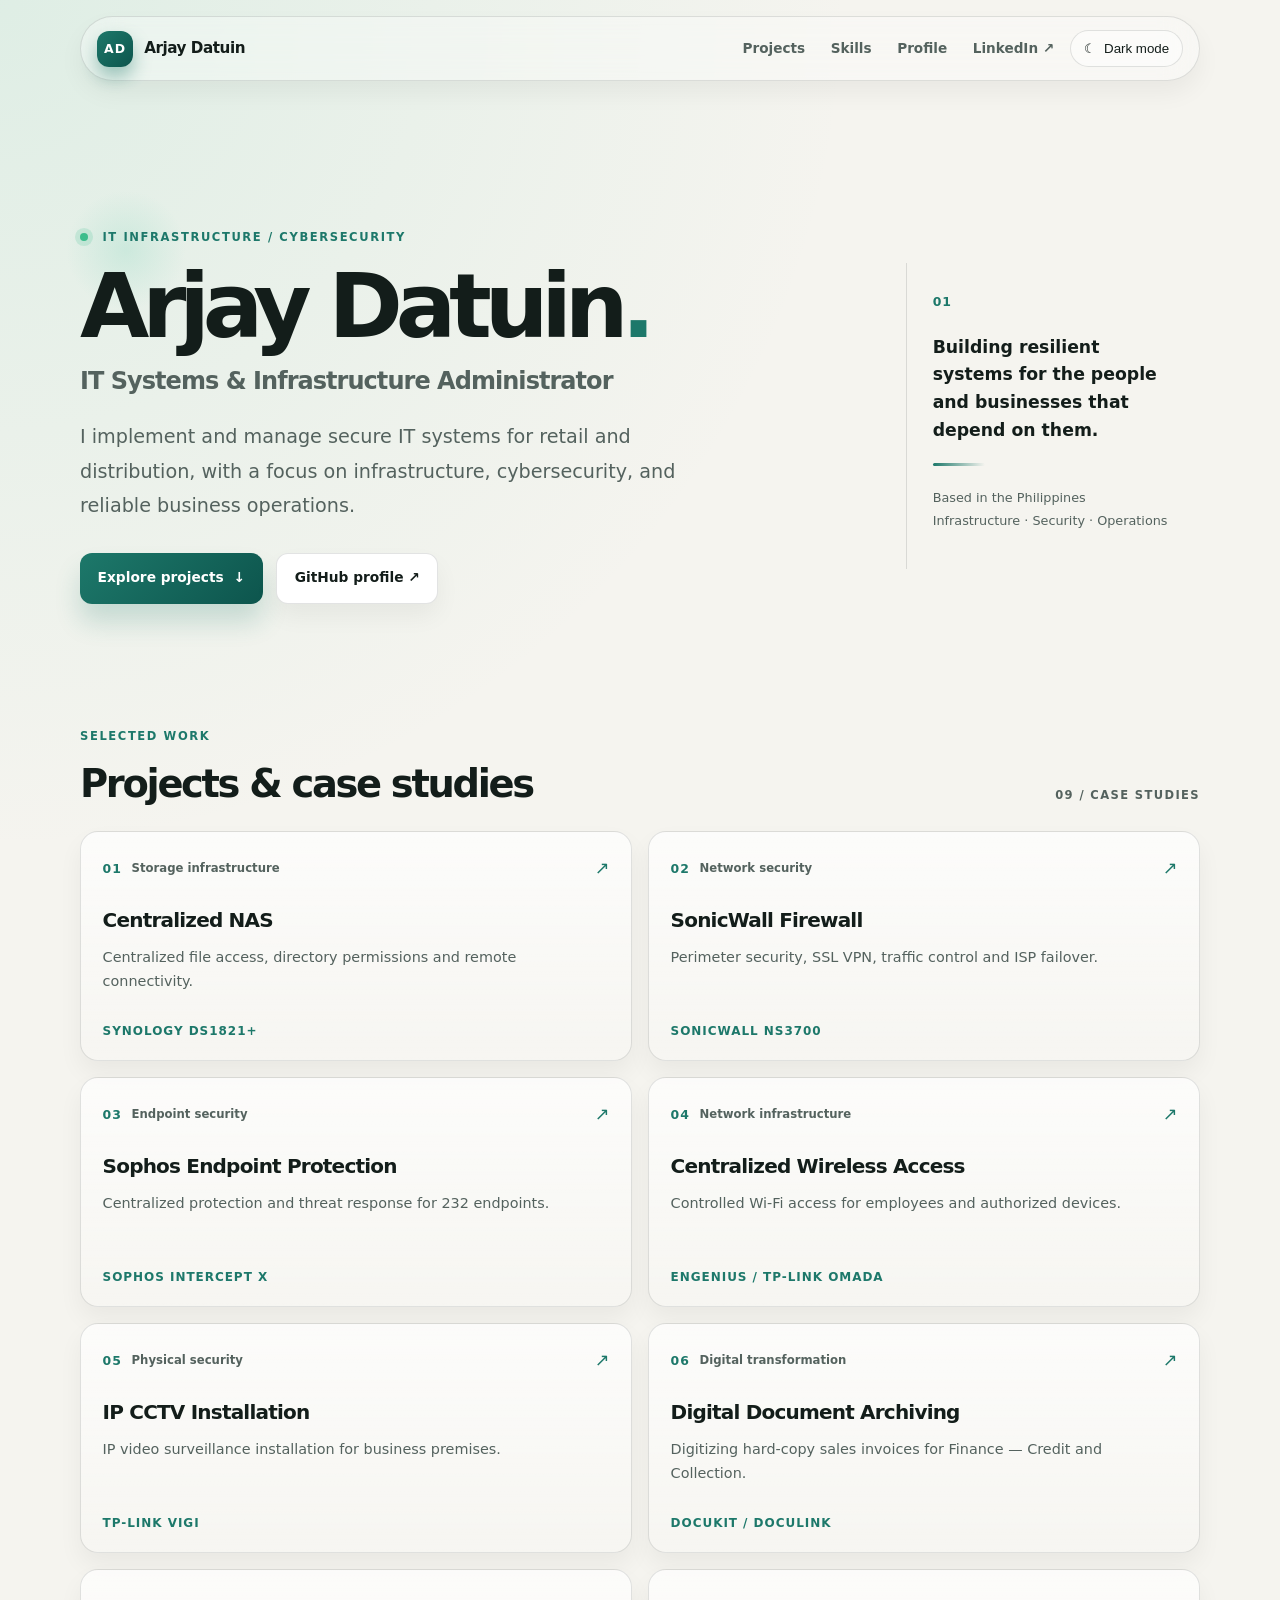
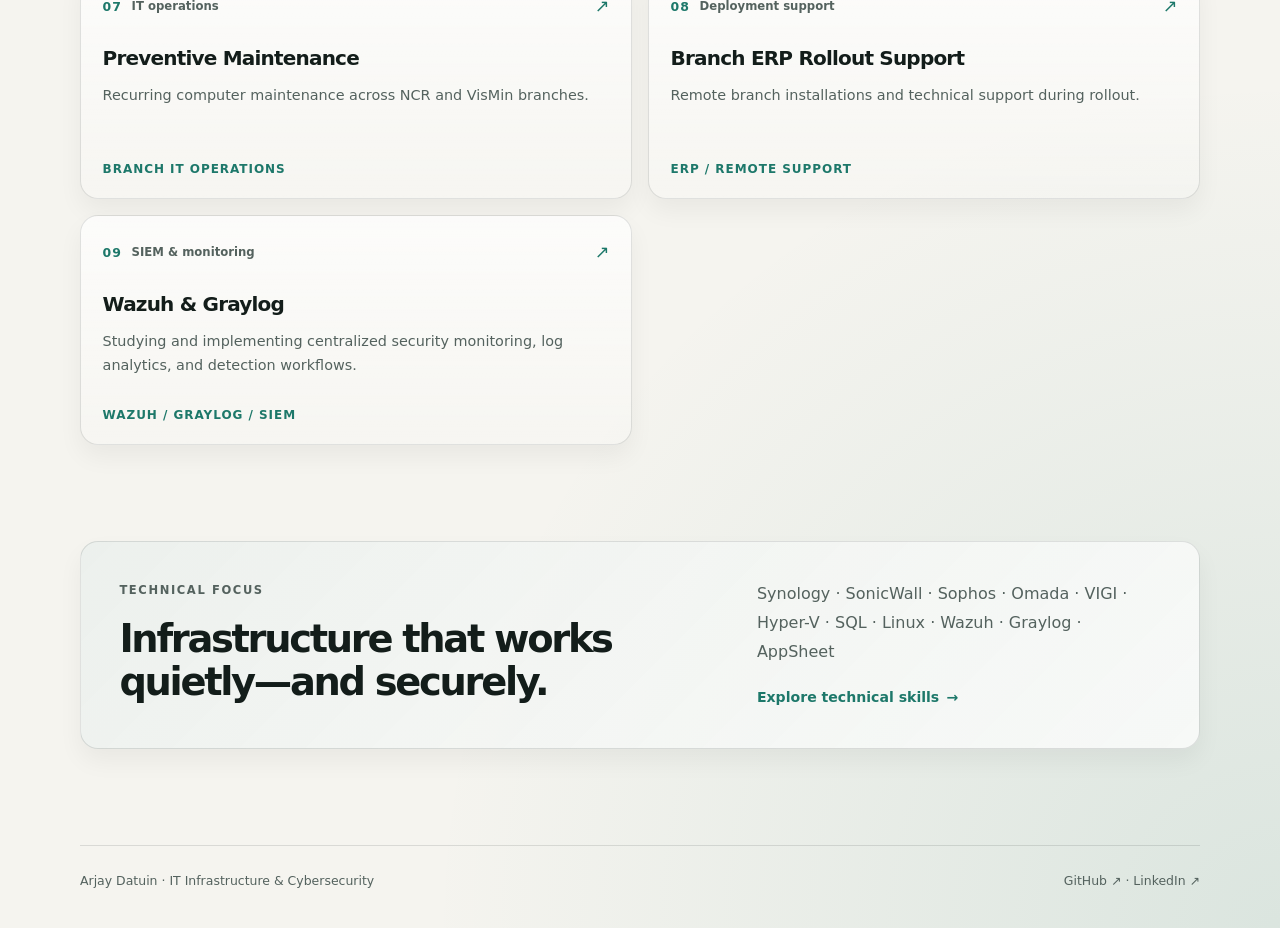
<file: index.html>
<!doctype html>
<html lang="en">
<head>
  <meta charset="utf-8">
  <meta name="viewport" content="width=device-width, initial-scale=1">
  <meta name="description" content="Portfolio — Arjay Datuin, IT infrastructure and cybersecurity.">
  <meta name="theme-color" content="#f7f6f2">
  <title>Portfolio | Arjay Datuin</title>
  <link rel="stylesheet" href="style.css">
  <script src="theme.js" defer></script>
</head>
<body>
  <a class="skip" href="#main">Skip to content</a>
  <header class="site-header">
    <a class="brand" href="index.html" aria-label="Arjay Datuin home"><span class="brand-mark">AD</span><span>Arjay Datuin</span></a>
    <button class="nav-toggle" type="button" aria-expanded="false" aria-controls="main-nav" aria-label="Toggle navigation">
      <span></span><span></span><span></span>
    </button>
    <nav id="main-nav" aria-label="Main navigation">
      <a href="#projects">Projects</a>
      <a href="skills.html">Skills</a>
      <a href="resume.html">Profile</a>
      <a href="https://www.linkedin.com/in/arjay-datuin-0473b1ba/" target="_blank" rel="noreferrer">LinkedIn ↗</a>
    </nav>
    <button class="theme-toggle" type="button" aria-label="Switch to dark mode" title="Switch color theme">
      <span aria-hidden="true">☾</span>
      <span class="theme-label">Dark mode</span>
    </button>
  </header>
  <main id="main">
    <section class="hero">
      <div class="hero-copy">
        <p class="eyebrow"><span class="status-dot"></span> IT infrastructure / Cybersecurity</p>
        <h1>Arjay Datuin<span class="accent">.</span></h1>
        <h2>IT Systems &amp; Infrastructure Administrator</h2>
        <p class="lead">I implement and manage secure IT systems for retail and distribution, with a focus on infrastructure, cybersecurity, and reliable business operations.</p>
        <div class="actions">
          <a class="button" href="#projects">Explore projects <span aria-hidden="true">↓</span></a>
          <a class="button button-secondary" href="https://github.com/arbdatuin" target="_blank" rel="noreferrer">GitHub profile ↗</a>
        </div>
      </div>
      <div class="hero-aside">
        <span class="aside-number">01</span>
        <p>Building resilient systems for the people and businesses that depend on them.</p>
        <span class="aside-rule"></span>
        <p class="aside-meta">Based in the Philippines<br>Infrastructure · Security · Operations</p>
      </div>
    </section>
    <section class="section" id="projects">
      <div class="section-heading">
        <div>
          <p class="eyebrow">Selected work</p>
          <h2>Projects &amp; case studies</h2>
        </div>
        <span class="section-count">09 / CASE STUDIES</span>
      </div>
      <div class="project-grid">
        <a class="project-card" href="projects/synology.html"><div class="card-top"><span class="index">01</span><span class="category">Storage infrastructure</span><span class="arrow" aria-hidden="true">↗</span></div><h3>Centralized NAS</h3><p>Centralized file access, directory permissions and remote connectivity.</p><span class="tech">Synology DS1821+</span></a>
        <a class="project-card" href="projects/sonicwall.html"><div class="card-top"><span class="index">02</span><span class="category">Network security</span><span class="arrow" aria-hidden="true">↗</span></div><h3>SonicWall Firewall</h3><p>Perimeter security, SSL VPN, traffic control and ISP failover.</p><span class="tech">SonicWall NS3700</span></a>
        <a class="project-card" href="projects/sophos.html"><div class="card-top"><span class="index">03</span><span class="category">Endpoint security</span><span class="arrow" aria-hidden="true">↗</span></div><h3>Sophos Endpoint Protection</h3><p>Centralized protection and threat response for 232 endpoints.</p><span class="tech">Sophos Intercept X</span></a>
        <a class="project-card" href="projects/wireless.html"><div class="card-top"><span class="index">04</span><span class="category">Network infrastructure</span><span class="arrow" aria-hidden="true">↗</span></div><h3>Centralized Wireless Access</h3><p>Controlled Wi-Fi access for employees and authorized devices.</p><span class="tech">EnGenius / TP-Link Omada</span></a>
        <a class="project-card" href="projects/cctv.html"><div class="card-top"><span class="index">05</span><span class="category">Physical security</span><span class="arrow" aria-hidden="true">↗</span></div><h3>IP CCTV Installation</h3><p>IP video surveillance installation for business premises.</p><span class="tech">TP-Link VIGI</span></a>
        <a class="project-card" href="projects/archiving.html"><div class="card-top"><span class="index">06</span><span class="category">Digital transformation</span><span class="arrow" aria-hidden="true">↗</span></div><h3>Digital Document Archiving</h3><p>Digitizing hard-copy sales invoices for Finance — Credit and Collection.</p><span class="tech">Docukit / Doculink</span></a>
        <a class="project-card" href="projects/maintenance.html"><div class="card-top"><span class="index">07</span><span class="category">IT operations</span><span class="arrow" aria-hidden="true">↗</span></div><h3>Preventive Maintenance</h3><p>Recurring computer maintenance across NCR and VisMin branches.</p><span class="tech">Branch IT operations</span></a>
        <a class="project-card" href="projects/erp.html"><div class="card-top"><span class="index">08</span><span class="category">Deployment support</span><span class="arrow" aria-hidden="true">↗</span></div><h3>Branch ERP Rollout Support</h3><p>Remote branch installations and technical support during rollout.</p><span class="tech">ERP / Remote support</span></a>
        <a class="project-card" href="projects/wazuh-graylog.html"><div class="card-top"><span class="index">09</span><span class="category">SIEM &amp; monitoring</span><span class="arrow" aria-hidden="true">↗</span></div><h3>Wazuh &amp; Graylog</h3><p>Studying and implementing centralized security monitoring, log analytics, and detection workflows.</p><span class="tech">Wazuh / Graylog / SIEM</span></a>
      </div>
    </section>
    <section class="focus-panel">
      <div>
        <p class="eyebrow">Technical focus</p>
        <h2>Infrastructure that works quietly—and securely.</h2>
      </div>
      <div>
        <p>Synology · SonicWall · Sophos · Omada · VIGI · Hyper-V · SQL · Linux · Wazuh · Graylog · AppSheet</p>
        <a class="text-link" href="skills.html">Explore technical skills <span aria-hidden="true">→</span></a>
      </div>
    </section>
  </main>
  <footer>
    <span>Arjay Datuin · IT Infrastructure &amp; Cybersecurity</span>
    <span><a href="https://github.com/arbdatuin" target="_blank" rel="noreferrer">GitHub ↗</a> · <a href="https://www.linkedin.com/in/arjay-datuin-0473b1ba/" target="_blank" rel="noreferrer">LinkedIn ↗</a></span>
  </footer>
</body>
</html>
</file>
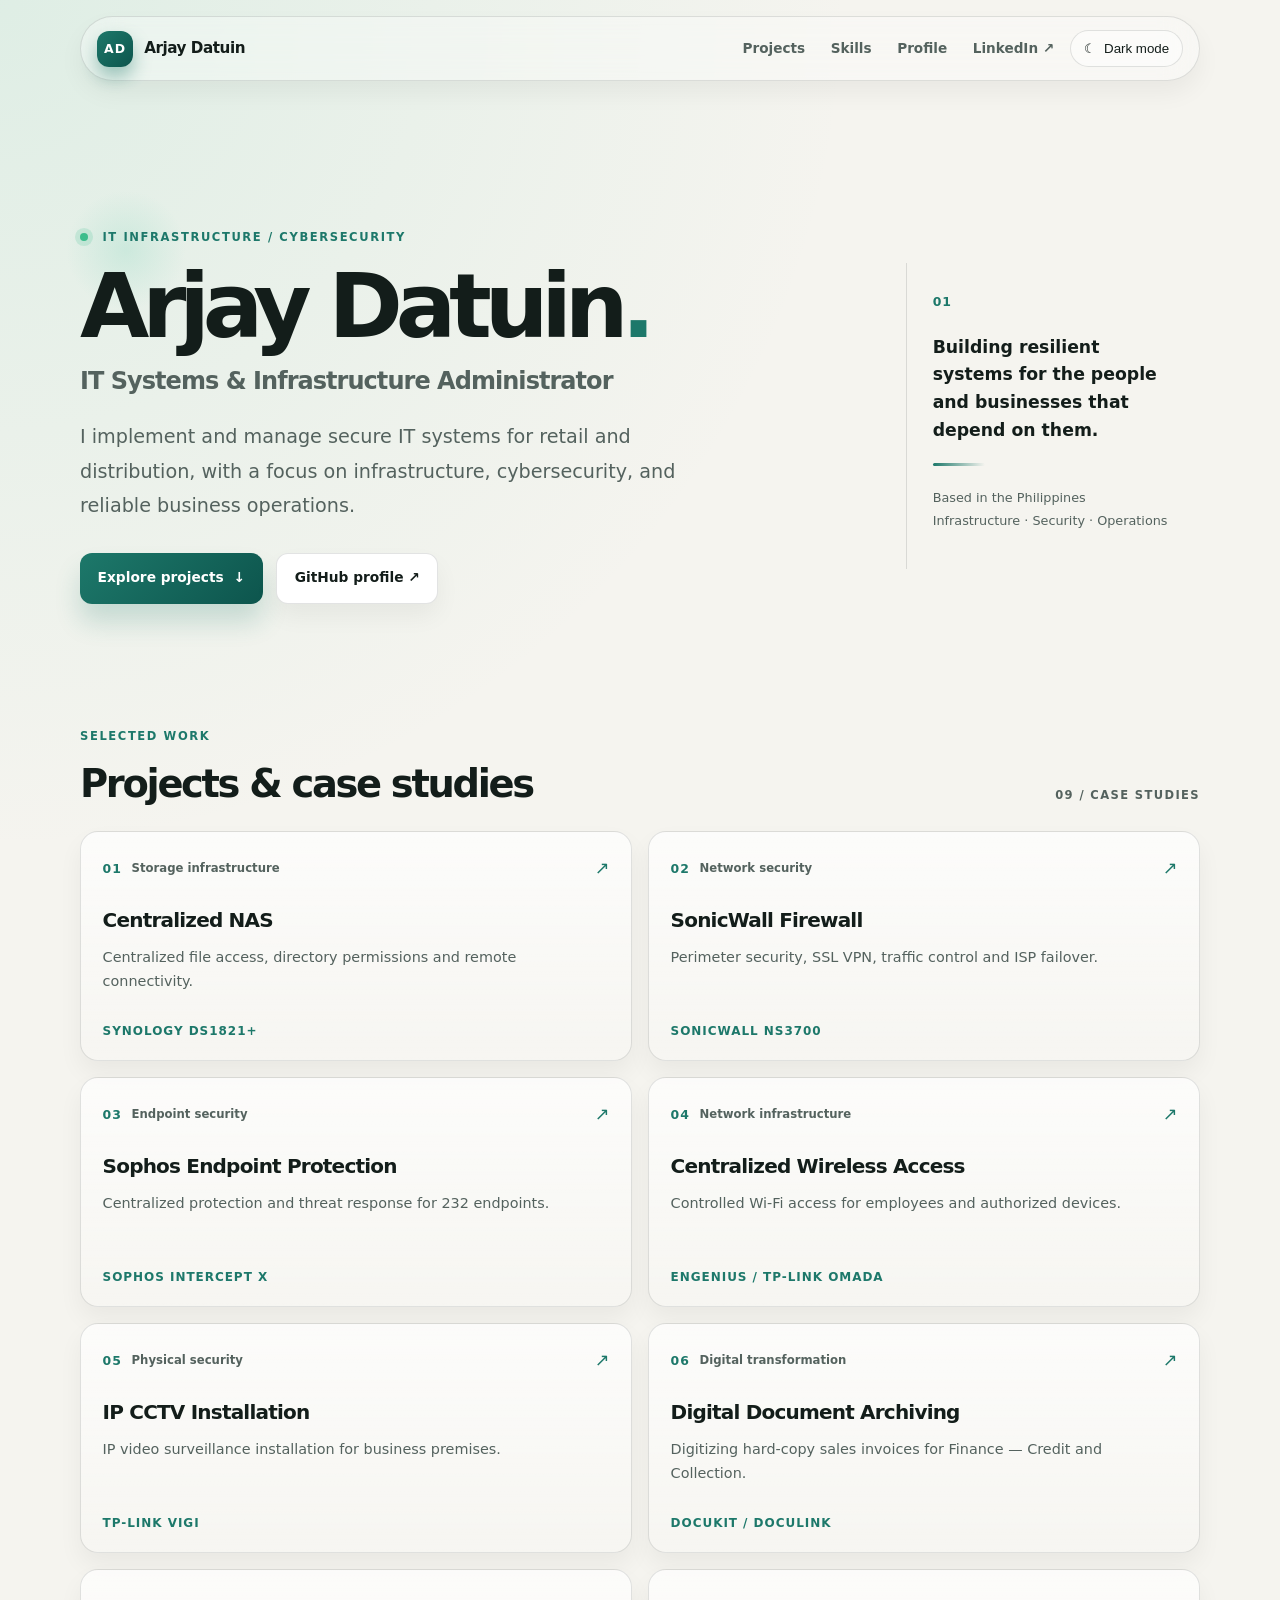
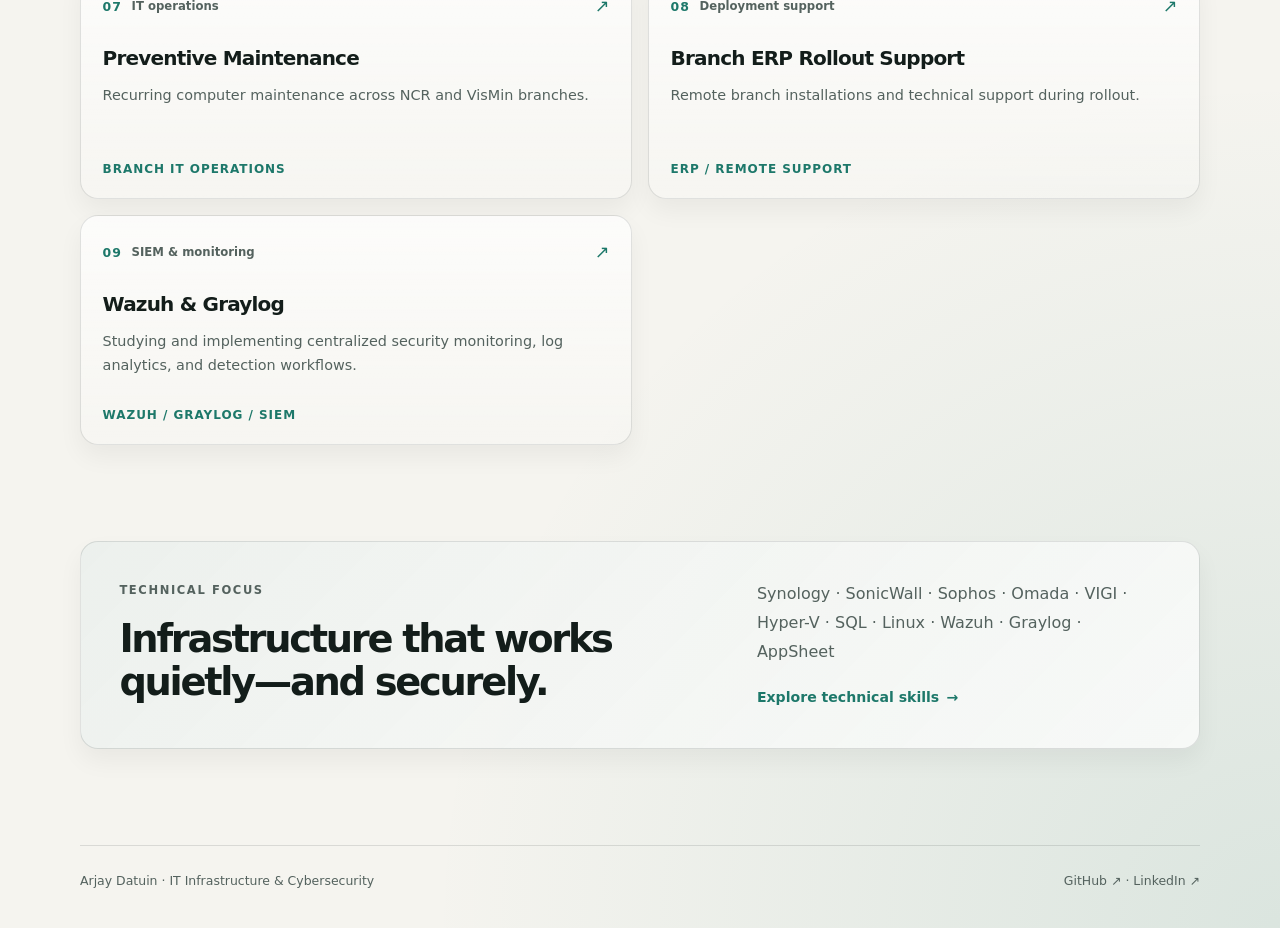
<file: experience.html>
<!doctype html>
<html lang="en">
<head>
  <meta charset="utf-8">
  <meta http-equiv="refresh" content="0; url=index.html">
  <meta name="viewport" content="width=device-width, initial-scale=1">
  <meta name="description" content="Redirecting to Arjay Datuin portfolio.">
  <title>Redirecting...</title>
  <script>
    window.location.replace('index.html');
  </script>
</head>
<body>
  <p>Redirecting to the portfolio home...</p>
</body>
</html>
</file>
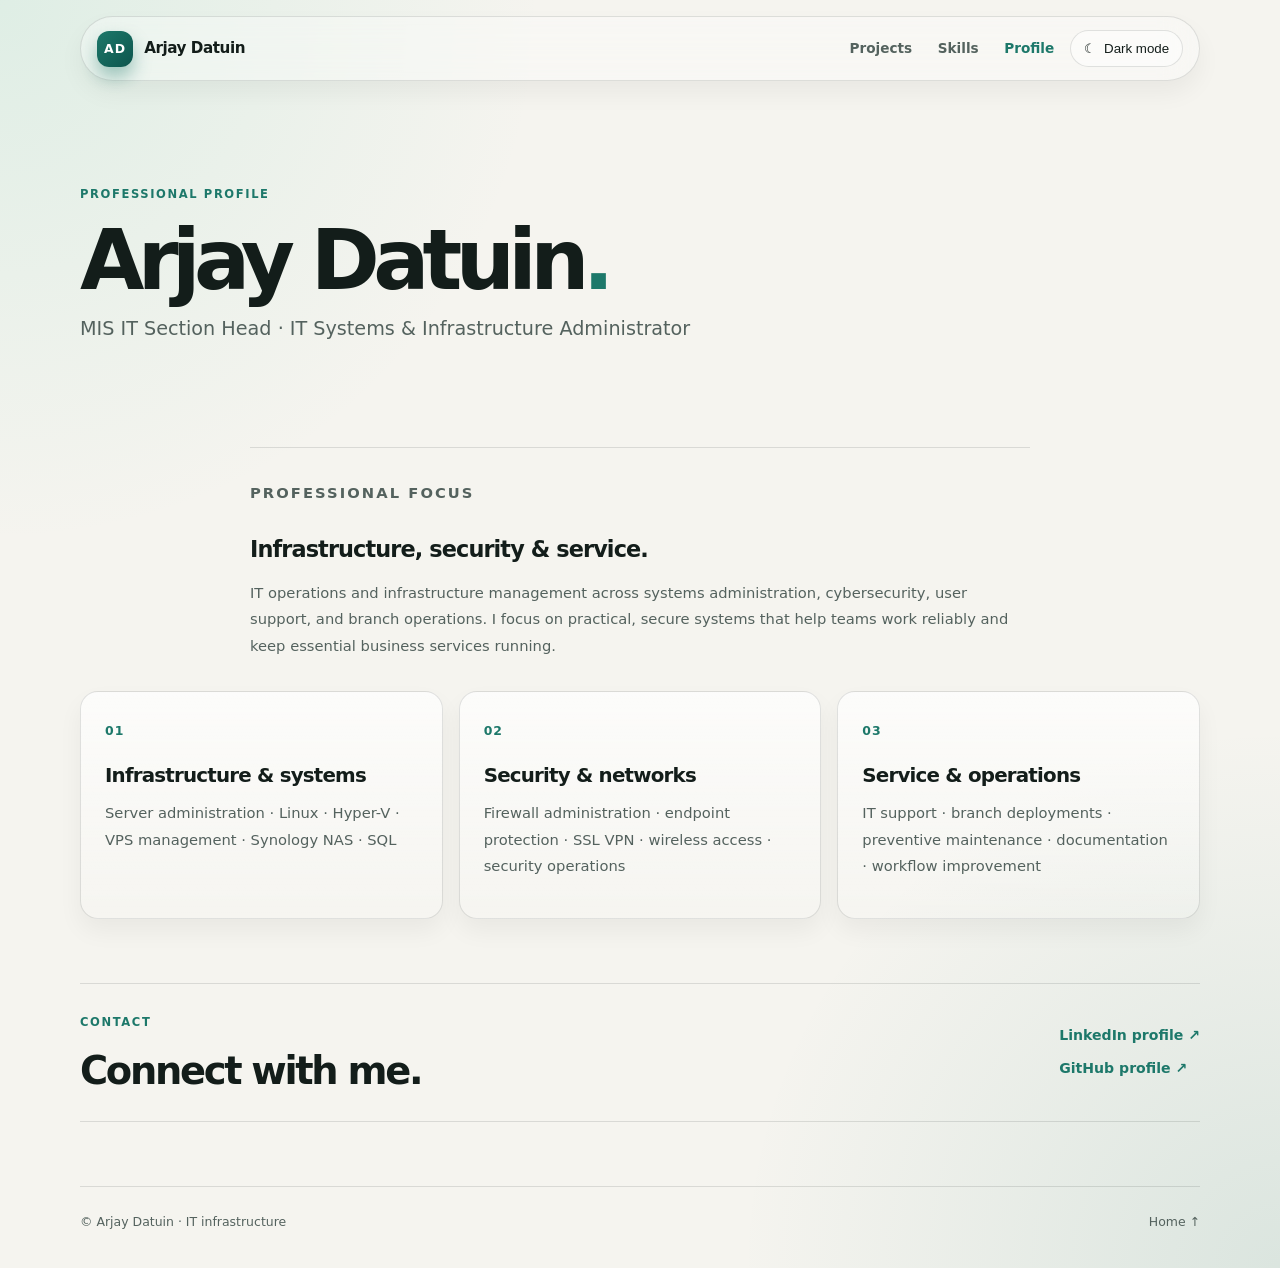
<file: resume.html>
<!doctype html>
<html lang="en">
<head>
  <meta charset="utf-8">
  <meta name="viewport" content="width=device-width, initial-scale=1">
  <meta name="description" content="Professional profile of Arjay Datuin — IT infrastructure and operations.">
  <meta name="theme-color" content="#f7f6f2">
  <title>Professional Profile | Arjay Datuin</title>
  <link rel="stylesheet" href="style.css">
  <script src="theme.js" defer></script>
</head>
<body>
  <a class="skip" href="#main">Skip to content</a>
  <header class="site-header">
    <a class="brand" href="index.html"><span class="brand-mark">AD</span><span>Arjay Datuin</span></a>
    <button class="nav-toggle" type="button" aria-expanded="false" aria-controls="main-nav" aria-label="Toggle navigation"><span></span><span></span><span></span></button>
    <nav id="main-nav" aria-label="Main navigation">
      <a href="index.html#projects">Projects</a>
      <a href="skills.html">Skills</a>
      <a href="resume.html" aria-current="page">Profile</a>
    </nav>
    <button class="theme-toggle" type="button" aria-label="Switch to dark mode" title="Switch color theme"><span aria-hidden="true">☾</span><span class="theme-label">Dark mode</span></button>
  </header>
  <main id="main">
    <section class="page-intro">
      <p class="eyebrow">Professional profile</p>
      <h1>Arjay Datuin<span class="accent">.</span></h1>
      <p class="lead">MIS IT Section Head · IT Systems &amp; Infrastructure Administrator</p>
    </section>
    <section class="prose-section">
      <p class="eyebrow">Professional focus</p>
      <h2>Infrastructure, security &amp; service.</h2>
      <p>IT operations and infrastructure management across systems administration, cybersecurity, user support, and branch operations. I focus on practical, secure systems that help teams work reliably and keep essential business services running.</p>
    </section>
    <section class="capability-grid">
      <article class="capability"><span class="index">01</span><h2>Infrastructure &amp; systems</h2><p>Server administration · Linux · Hyper-V · VPS management · Synology NAS · SQL</p></article>
      <article class="capability"><span class="index">02</span><h2>Security &amp; networks</h2><p>Firewall administration · endpoint protection · SSL VPN · wireless access · security operations</p></article>
      <article class="capability"><span class="index">03</span><h2>Service &amp; operations</h2><p>IT support · branch deployments · preventive maintenance · documentation · workflow improvement</p></article>
    </section>
    <section class="contact-band">
      <div><p class="eyebrow">Contact</p><h2>Connect with me.</h2></div>
      <div class="contact-links">
        <a class="text-link" href="https://www.linkedin.com/in/arjay-datuin-0473b1ba/" target="_blank" rel="noreferrer">LinkedIn profile ↗</a>
        <a class="text-link" href="https://github.com/arbdatuin" target="_blank" rel="noreferrer">GitHub profile ↗</a>
      </div>
    </section>
  </main>
  <footer><span>© Arjay Datuin · IT infrastructure</span><a href="index.html">Home ↑</a></footer>
</body>
</html>
</file>
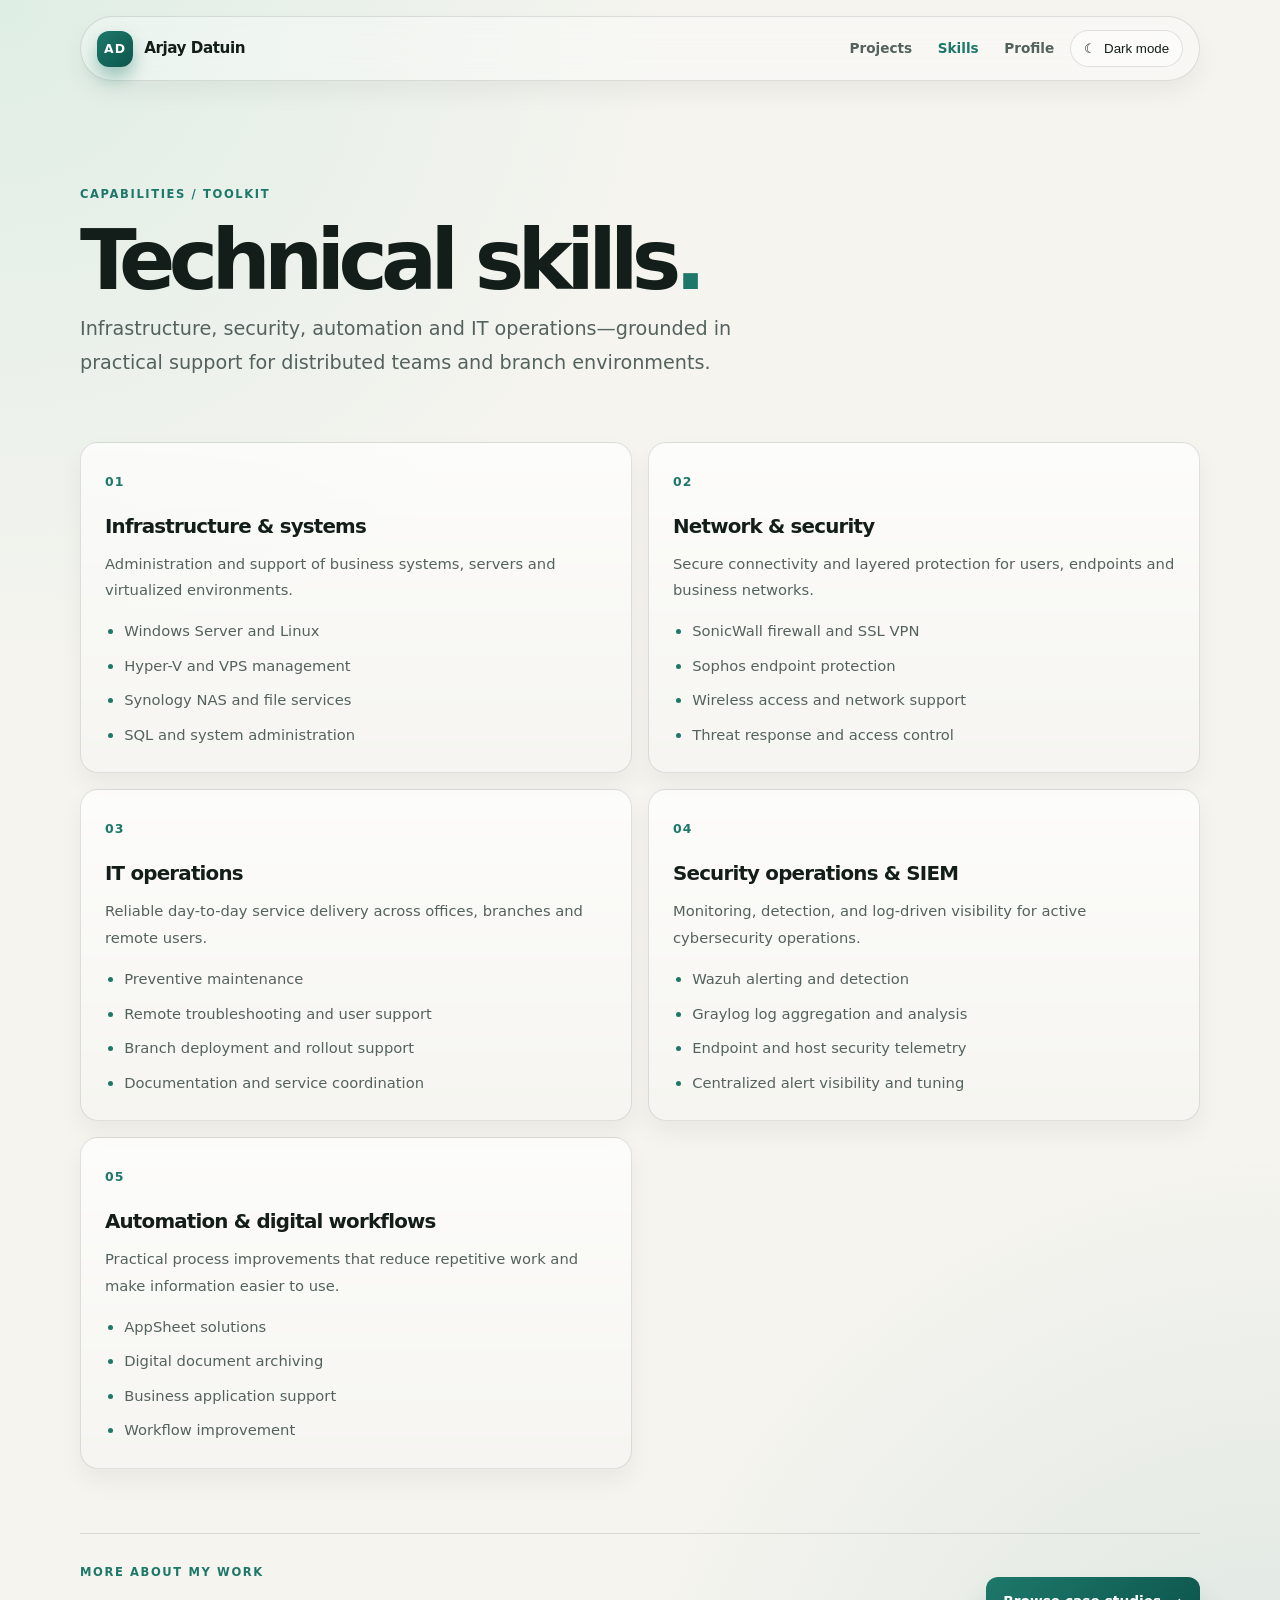
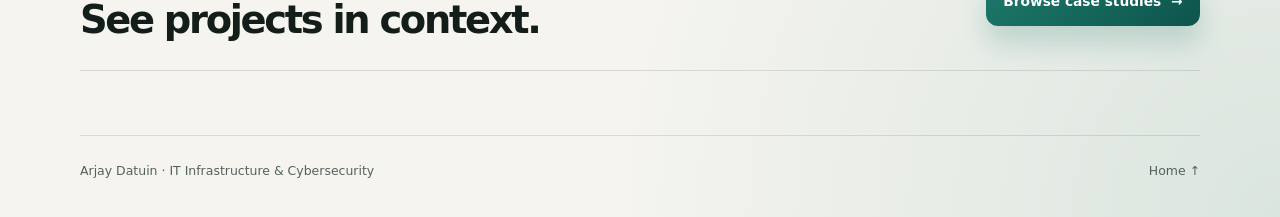
<file: skills.html>
<!doctype html>
<html lang="en">
<head>
  <meta charset="utf-8">
  <meta name="viewport" content="width=device-width, initial-scale=1">
  <meta name="description" content="Technical skills — Arjay Datuin, IT infrastructure and cybersecurity.">
  <meta name="theme-color" content="#f7f6f2">
  <title>Technical Skills | Arjay Datuin</title>
  <link rel="stylesheet" href="style.css">
  <script src="theme.js" defer></script>
</head>
<body>
  <a class="skip" href="#main">Skip to content</a>
  <header class="site-header">
    <a class="brand" href="index.html"><span class="brand-mark">AD</span><span>Arjay Datuin</span></a>
    <button class="nav-toggle" type="button" aria-expanded="false" aria-controls="main-nav" aria-label="Toggle navigation"><span></span><span></span><span></span></button>
    <nav id="main-nav" aria-label="Main navigation">
      <a href="index.html#projects">Projects</a>
      <a href="skills.html" aria-current="page">Skills</a>
      <a href="resume.html">Profile</a>
    </nav>
    <button class="theme-toggle" type="button" aria-label="Switch to dark mode" title="Switch color theme"><span aria-hidden="true">☾</span><span class="theme-label">Dark mode</span></button>
  </header>
  <main id="main">
    <section class="page-intro">
      <p class="eyebrow">Capabilities / toolkit</p>
      <h1>Technical skills<span class="accent">.</span></h1>
      <p class="lead">Infrastructure, security, automation and IT operations—grounded in practical support for distributed teams and branch environments.</p>
    </section>
    <section class="skill-grid">
      <article class="skill-card"><span class="index">01</span><h2>Infrastructure &amp; systems</h2><p>Administration and support of business systems, servers and virtualized environments.</p><ul><li>Windows Server and Linux</li><li>Hyper-V and VPS management</li><li>Synology NAS and file services</li><li>SQL and system administration</li></ul></article>
      <article class="skill-card"><span class="index">02</span><h2>Network &amp; security</h2><p>Secure connectivity and layered protection for users, endpoints and business networks.</p><ul><li>SonicWall firewall and SSL VPN</li><li>Sophos endpoint protection</li><li>Wireless access and network support</li><li>Threat response and access control</li></ul></article>
      <article class="skill-card"><span class="index">03</span><h2>IT operations</h2><p>Reliable day-to-day service delivery across offices, branches and remote users.</p><ul><li>Preventive maintenance</li><li>Remote troubleshooting and user support</li><li>Branch deployment and rollout support</li><li>Documentation and service coordination</li></ul></article>
      <article class="skill-card"><span class="index">04</span><h2>Security operations &amp; SIEM</h2><p>Monitoring, detection, and log-driven visibility for active cybersecurity operations.</p><ul><li>Wazuh alerting and detection</li><li>Graylog log aggregation and analysis</li><li>Endpoint and host security telemetry</li><li>Centralized alert visibility and tuning</li></ul></article>
      <article class="skill-card"><span class="index">05</span><h2>Automation &amp; digital workflows</h2><p>Practical process improvements that reduce repetitive work and make information easier to use.</p><ul><li>AppSheet solutions</li><li>Digital document archiving</li><li>Business application support</li><li>Workflow improvement</li></ul></article>
    </section>
    <section class="contact-band">
      <div><p class="eyebrow">More about my work</p><h2>See projects in context.</h2></div>
      <a class="button" href="index.html#projects">Browse case studies <span aria-hidden="true">→</span></a>
    </section>
  </main>
  <footer><span>Arjay Datuin · IT Infrastructure &amp; Cybersecurity</span><a href="index.html">Home ↑</a></footer>
</body>
</html>
</file>
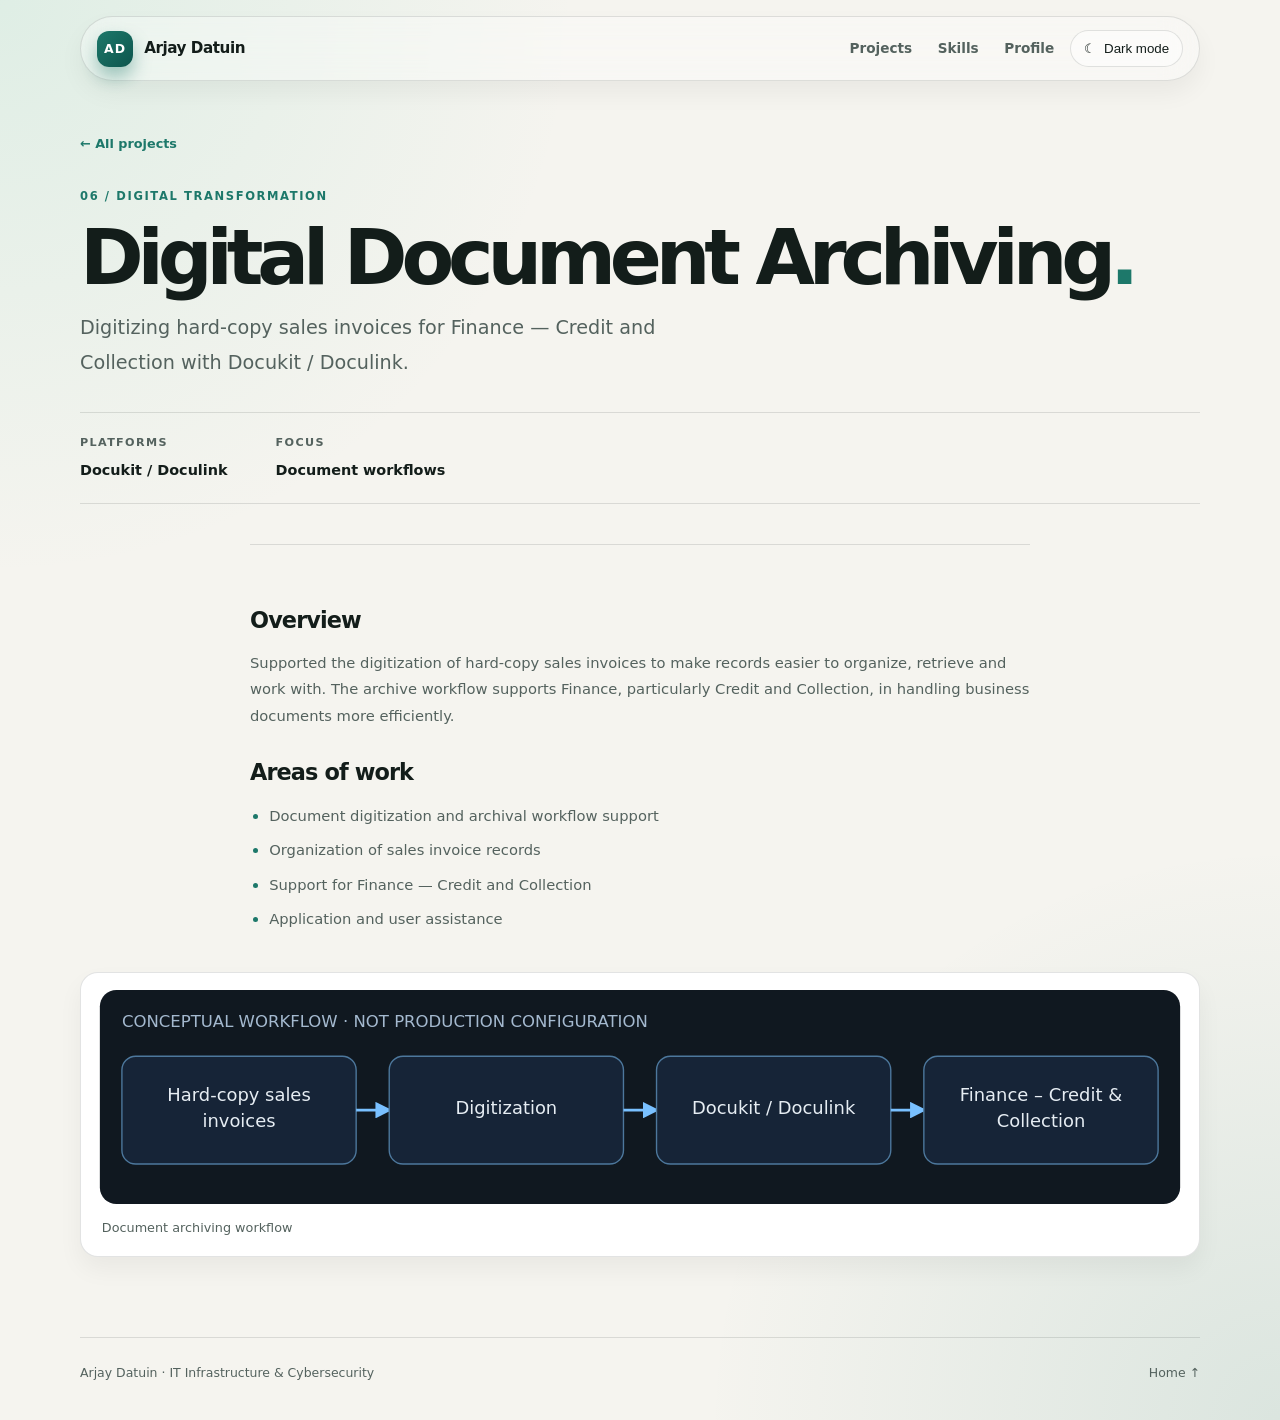
<file: projects/archiving.html>
<!doctype html>
<html lang="en">
<head>
  <meta charset="utf-8">
  <meta name="viewport" content="width=device-width, initial-scale=1">
  <meta name="description" content="Project case study: digital document archiving by Arjay Datuin.">
  <meta name="theme-color" content="#f7f6f2">
  <title>Digital Document Archiving | Arjay Datuin</title>
  <link rel="stylesheet" href="../style.css">
  <script src="../theme.js" defer></script>
</head>
<body>
  <a class="skip" href="#main">Skip to content</a>
  <header class="site-header">
    <a class="brand" href="../index.html"><span class="brand-mark">AD</span><span>Arjay Datuin</span></a>
    <button class="nav-toggle" type="button" aria-expanded="false" aria-controls="main-nav" aria-label="Toggle navigation"><span></span><span></span><span></span></button>
    <nav id="main-nav" aria-label="Main navigation">
      <a href="../index.html#projects">Projects</a>
      <a href="../skills.html">Skills</a>
      <a href="../resume.html">Profile</a>
    </nav>
    <button class="theme-toggle" type="button" aria-label="Switch to dark mode" title="Switch color theme"><span aria-hidden="true">☾</span><span class="theme-label">Dark mode</span></button>
  </header>
  <main id="main">
    <article class="case-study">
      <a class="back-link" href="../index.html#projects">← All projects</a>
      <p class="eyebrow">06 / Digital transformation</p>
      <h1>Digital Document Archiving<span class="accent">.</span></h1>
      <p class="lead">Digitizing hard-copy sales invoices for Finance — Credit and Collection with Docukit / Doculink.</p>
      <div class="case-meta"><span>Platforms<strong>Docukit / Doculink</strong></span><span>Focus<strong>Document workflows</strong></span></div>
      <section class="prose-section"><h2>Overview</h2><p>Supported the digitization of hard-copy sales invoices to make records easier to organize, retrieve and work with. The archive workflow supports Finance, particularly Credit and Collection, in handling business documents more efficiently.</p><h2>Areas of work</h2><ul><li>Document digitization and archival workflow support</li><li>Organization of sales invoice records</li><li>Support for Finance — Credit and Collection</li><li>Application and user assistance</li></ul></section>
      <figure class="architecture"><img src="archiving-architecture.svg" alt="Architecture diagram for the digital document archiving project"><figcaption>Document archiving workflow</figcaption></figure>
    </article>
  </main>
  <footer><span>Arjay Datuin · IT Infrastructure &amp; Cybersecurity</span><a href="../index.html">Home ↑</a></footer>
</body>
</html>
</file>
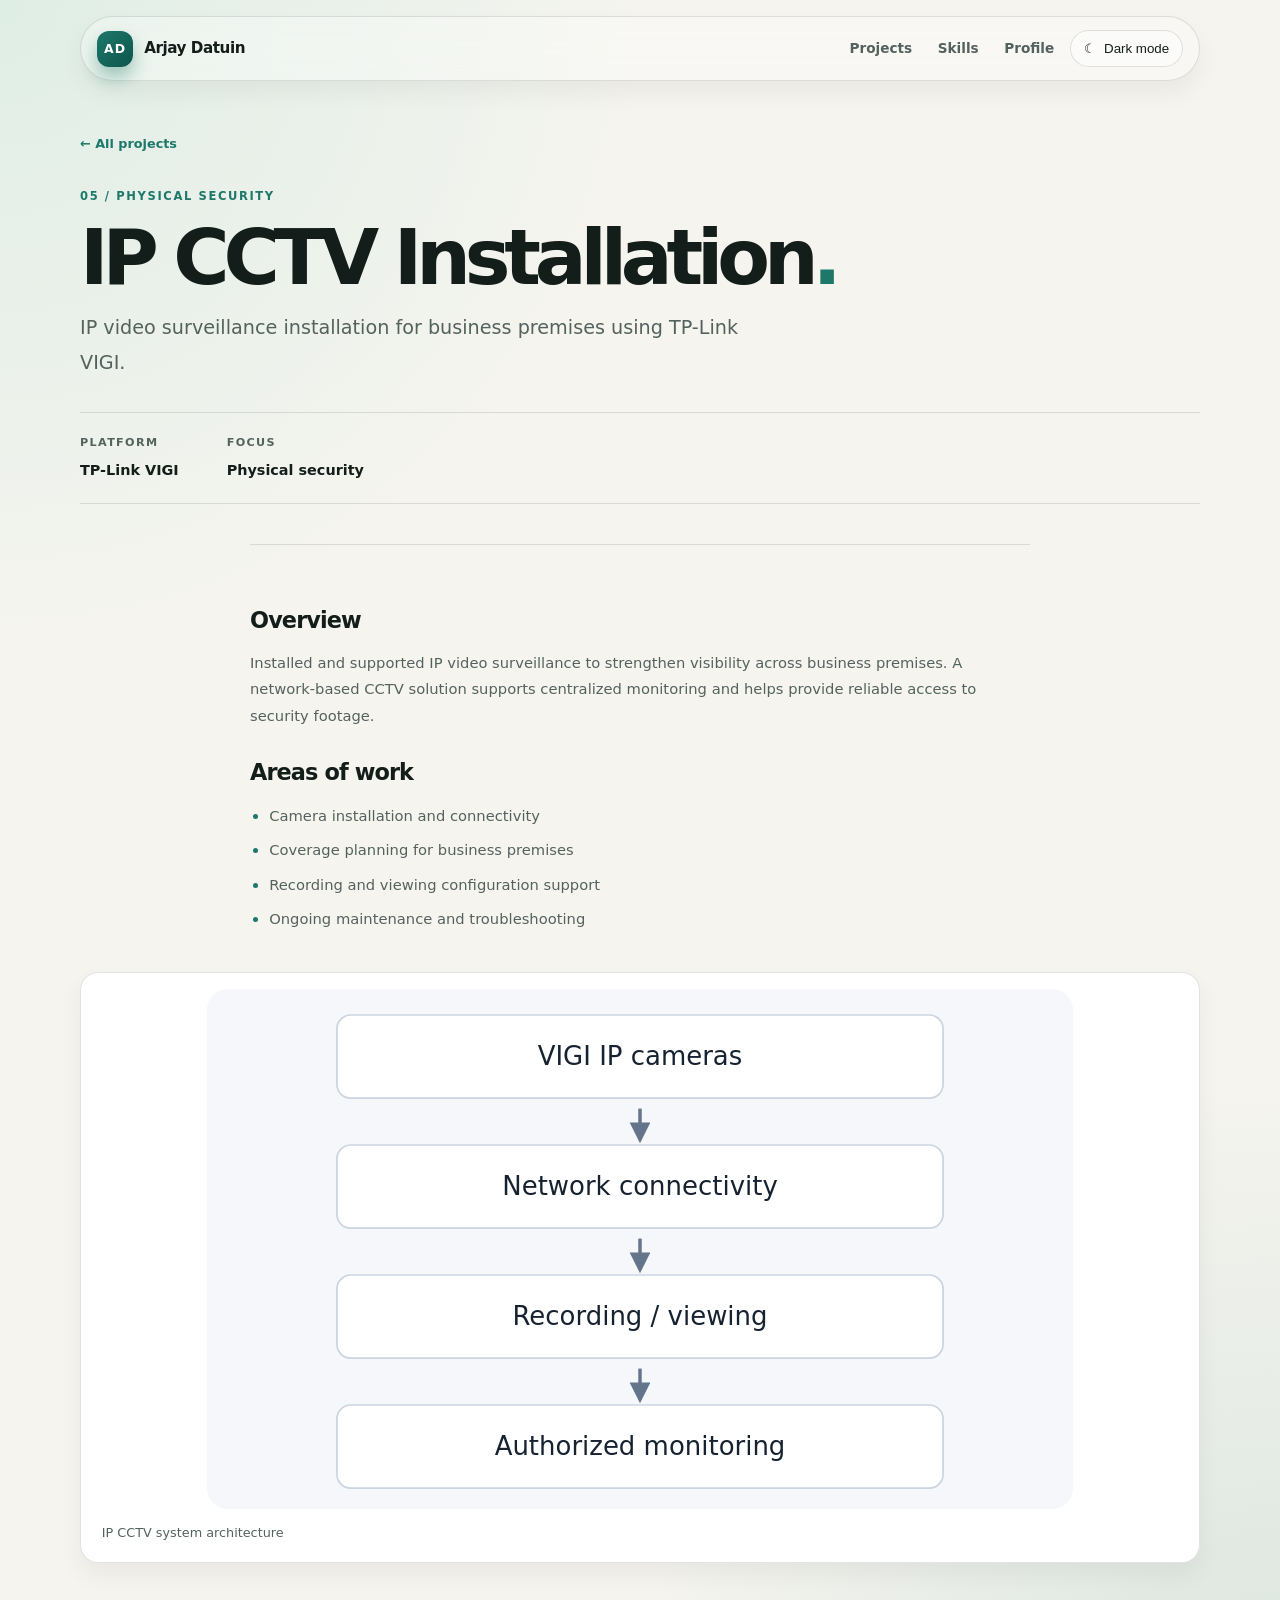
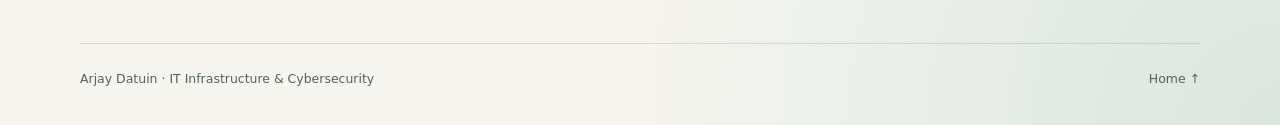
<file: projects/cctv.html>
<!doctype html>
<html lang="en">
<head>
  <meta charset="utf-8">
  <meta name="viewport" content="width=device-width, initial-scale=1">
  <meta name="description" content="Project case study: IP CCTV installation by Arjay Datuin.">
  <meta name="theme-color" content="#f7f6f2">
  <title>IP CCTV Installation | Arjay Datuin</title>
  <link rel="stylesheet" href="../style.css">
  <script src="../theme.js" defer></script>
</head>
<body>
  <a class="skip" href="#main">Skip to content</a>
  <header class="site-header">
    <a class="brand" href="../index.html"><span class="brand-mark">AD</span><span>Arjay Datuin</span></a>
    <button class="nav-toggle" type="button" aria-expanded="false" aria-controls="main-nav" aria-label="Toggle navigation"><span></span><span></span><span></span></button>
    <nav id="main-nav" aria-label="Main navigation">
      <a href="../index.html#projects">Projects</a>
      <a href="../skills.html">Skills</a>
      <a href="../resume.html">Profile</a>
    </nav>
    <button class="theme-toggle" type="button" aria-label="Switch to dark mode" title="Switch color theme"><span aria-hidden="true">☾</span><span class="theme-label">Dark mode</span></button>
  </header>
  <main id="main">
    <article class="case-study">
      <a class="back-link" href="../index.html#projects">← All projects</a>
      <p class="eyebrow">05 / Physical security</p>
      <h1>IP CCTV Installation<span class="accent">.</span></h1>
      <p class="lead">IP video surveillance installation for business premises using TP-Link VIGI.</p>
      <div class="case-meta"><span>Platform<strong>TP-Link VIGI</strong></span><span>Focus<strong>Physical security</strong></span></div>
      <section class="prose-section"><h2>Overview</h2><p>Installed and supported IP video surveillance to strengthen visibility across business premises. A network-based CCTV solution supports centralized monitoring and helps provide reliable access to security footage.</p><h2>Areas of work</h2><ul><li>Camera installation and connectivity</li><li>Coverage planning for business premises</li><li>Recording and viewing configuration support</li><li>Ongoing maintenance and troubleshooting</li></ul></section>
      <figure class="architecture"><img src="cctv-architecture.svg" alt="Architecture diagram for the IP CCTV project"><figcaption>IP CCTV system architecture</figcaption></figure>
    </article>
  </main>
  <footer><span>Arjay Datuin · IT Infrastructure &amp; Cybersecurity</span><a href="../index.html">Home ↑</a></footer>
</body>
</html>
</file>
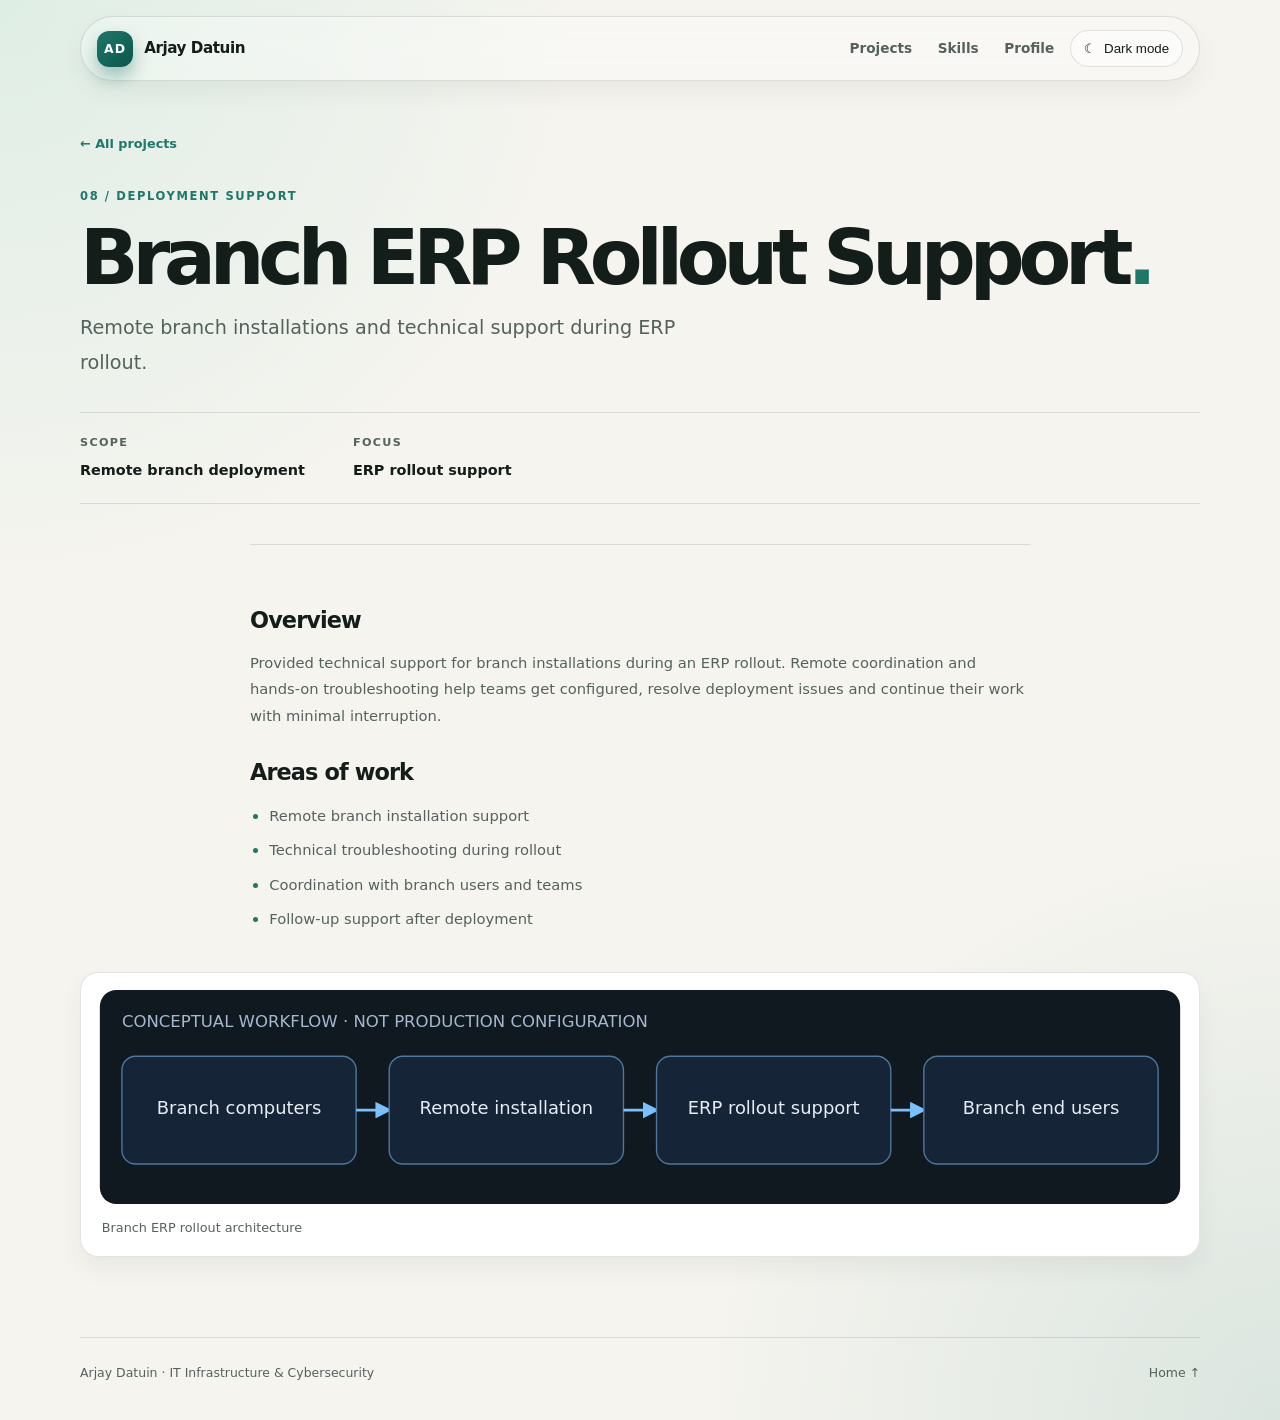
<file: projects/erp.html>
<!doctype html>
<html lang="en">
<head>
  <meta charset="utf-8">
  <meta name="viewport" content="width=device-width, initial-scale=1">
  <meta name="description" content="Project case study: branch ERP rollout support by Arjay Datuin.">
  <meta name="theme-color" content="#f7f6f2">
  <title>Branch ERP Rollout Support | Arjay Datuin</title>
  <link rel="stylesheet" href="../style.css">
  <script src="../theme.js" defer></script>
</head>
<body>
  <a class="skip" href="#main">Skip to content</a>
  <header class="site-header">
    <a class="brand" href="../index.html"><span class="brand-mark">AD</span><span>Arjay Datuin</span></a>
    <button class="nav-toggle" type="button" aria-expanded="false" aria-controls="main-nav" aria-label="Toggle navigation"><span></span><span></span><span></span></button>
    <nav id="main-nav" aria-label="Main navigation">
      <a href="../index.html#projects">Projects</a>
      <a href="../skills.html">Skills</a>
      <a href="../resume.html">Profile</a>
    </nav>
    <button class="theme-toggle" type="button" aria-label="Switch to dark mode" title="Switch color theme"><span aria-hidden="true">☾</span><span class="theme-label">Dark mode</span></button>
  </header>
  <main id="main">
    <article class="case-study">
      <a class="back-link" href="../index.html#projects">← All projects</a>
      <p class="eyebrow">08 / Deployment support</p>
      <h1>Branch ERP Rollout Support<span class="accent">.</span></h1>
      <p class="lead">Remote branch installations and technical support during ERP rollout.</p>
      <div class="case-meta"><span>Scope<strong>Remote branch deployment</strong></span><span>Focus<strong>ERP rollout support</strong></span></div>
      <section class="prose-section"><h2>Overview</h2><p>Provided technical support for branch installations during an ERP rollout. Remote coordination and hands-on troubleshooting help teams get configured, resolve deployment issues and continue their work with minimal interruption.</p><h2>Areas of work</h2><ul><li>Remote branch installation support</li><li>Technical troubleshooting during rollout</li><li>Coordination with branch users and teams</li><li>Follow-up support after deployment</li></ul></section>
      <figure class="architecture"><img src="erp-architecture.svg" alt="Architecture diagram for the branch ERP rollout"><figcaption>Branch ERP rollout architecture</figcaption></figure>
    </article>
  </main>
  <footer><span>Arjay Datuin · IT Infrastructure &amp; Cybersecurity</span><a href="../index.html">Home ↑</a></footer>
</body>
</html>
</file>
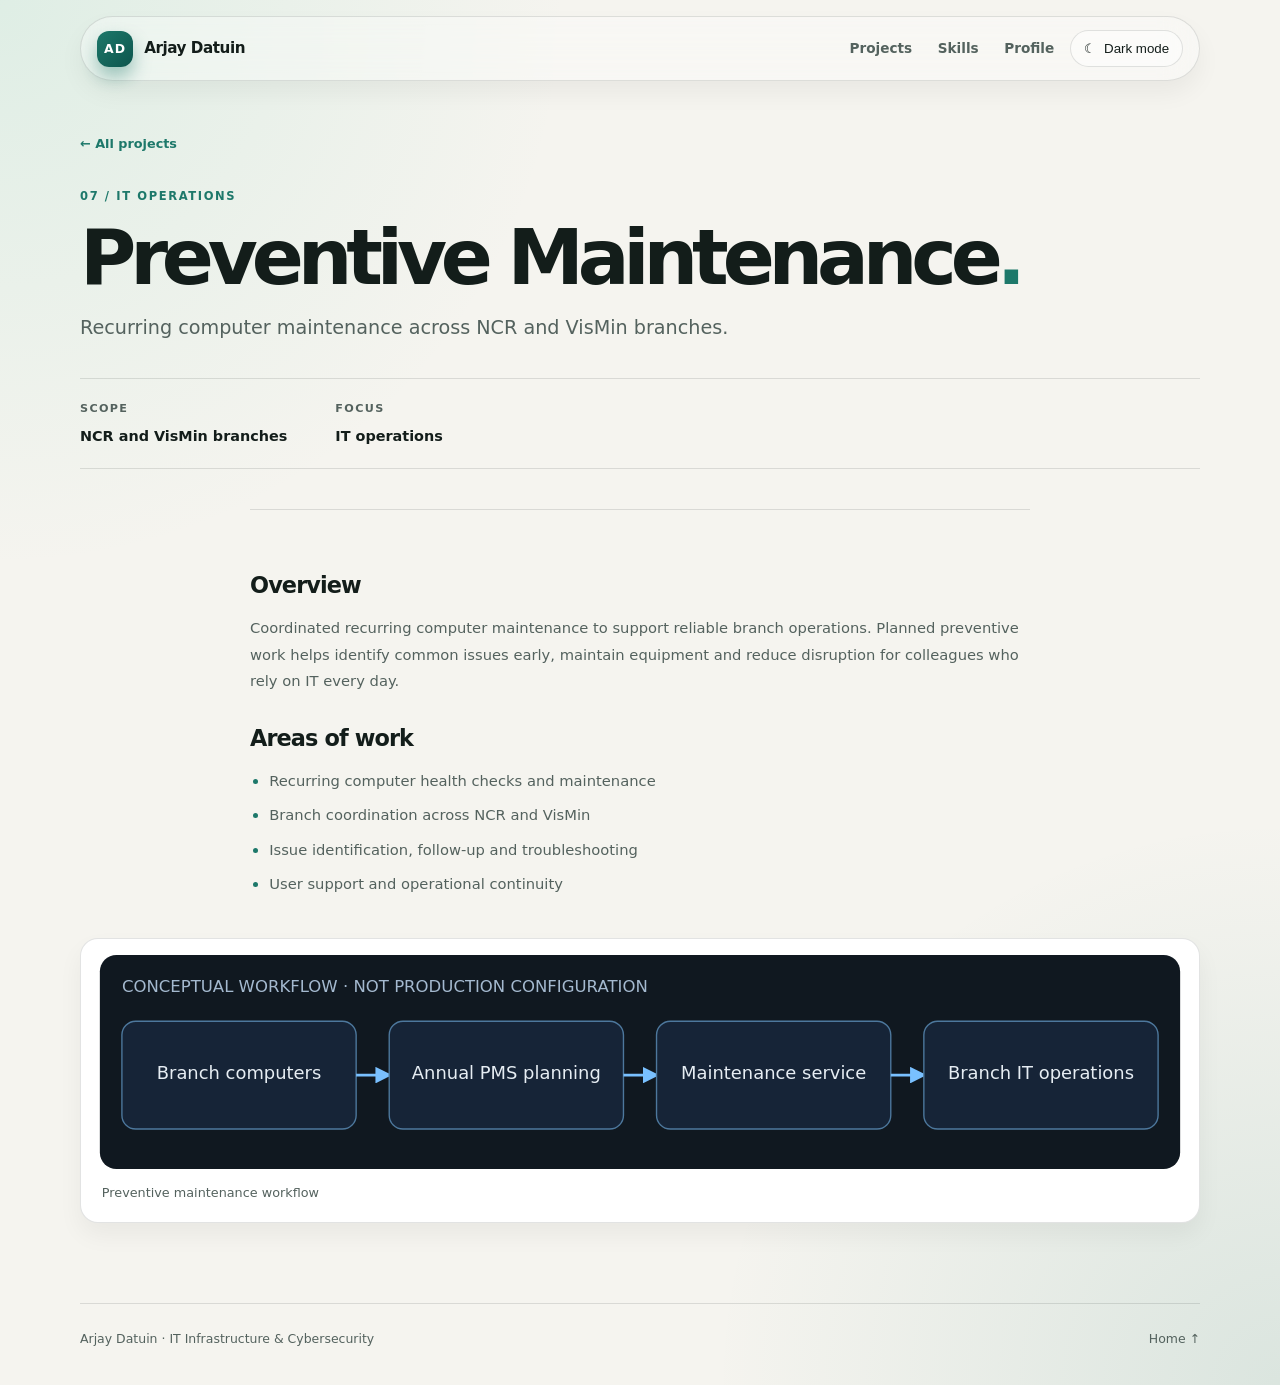
<file: projects/maintenance.html>
<!doctype html>
<html lang="en">
<head>
  <meta charset="utf-8">
  <meta name="viewport" content="width=device-width, initial-scale=1">
  <meta name="description" content="Project case study: preventive maintenance across branch locations by Arjay Datuin.">
  <meta name="theme-color" content="#f7f6f2">
  <title>Preventive Maintenance | Arjay Datuin</title>
  <link rel="stylesheet" href="../style.css">
  <script src="../theme.js" defer></script>
</head>
<body>
  <a class="skip" href="#main">Skip to content</a>
  <header class="site-header">
    <a class="brand" href="../index.html"><span class="brand-mark">AD</span><span>Arjay Datuin</span></a>
    <button class="nav-toggle" type="button" aria-expanded="false" aria-controls="main-nav" aria-label="Toggle navigation"><span></span><span></span><span></span></button>
    <nav id="main-nav" aria-label="Main navigation">
      <a href="../index.html#projects">Projects</a>
      <a href="../skills.html">Skills</a>
      <a href="../resume.html">Profile</a>
    </nav>
    <button class="theme-toggle" type="button" aria-label="Switch to dark mode" title="Switch color theme"><span aria-hidden="true">☾</span><span class="theme-label">Dark mode</span></button>
  </header>
  <main id="main">
    <article class="case-study">
      <a class="back-link" href="../index.html#projects">← All projects</a>
      <p class="eyebrow">07 / IT operations</p>
      <h1>Preventive Maintenance<span class="accent">.</span></h1>
      <p class="lead">Recurring computer maintenance across NCR and VisMin branches.</p>
      <div class="case-meta"><span>Scope<strong>NCR and VisMin branches</strong></span><span>Focus<strong>IT operations</strong></span></div>
      <section class="prose-section"><h2>Overview</h2><p>Coordinated recurring computer maintenance to support reliable branch operations. Planned preventive work helps identify common issues early, maintain equipment and reduce disruption for colleagues who rely on IT every day.</p><h2>Areas of work</h2><ul><li>Recurring computer health checks and maintenance</li><li>Branch coordination across NCR and VisMin</li><li>Issue identification, follow-up and troubleshooting</li><li>User support and operational continuity</li></ul></section>
      <figure class="architecture"><img src="maintenance-architecture.svg" alt="Workflow diagram for preventive maintenance"><figcaption>Preventive maintenance workflow</figcaption></figure>
    </article>
  </main>
  <footer><span>Arjay Datuin · IT Infrastructure &amp; Cybersecurity</span><a href="../index.html">Home ↑</a></footer>
</body>
</html>
</file>
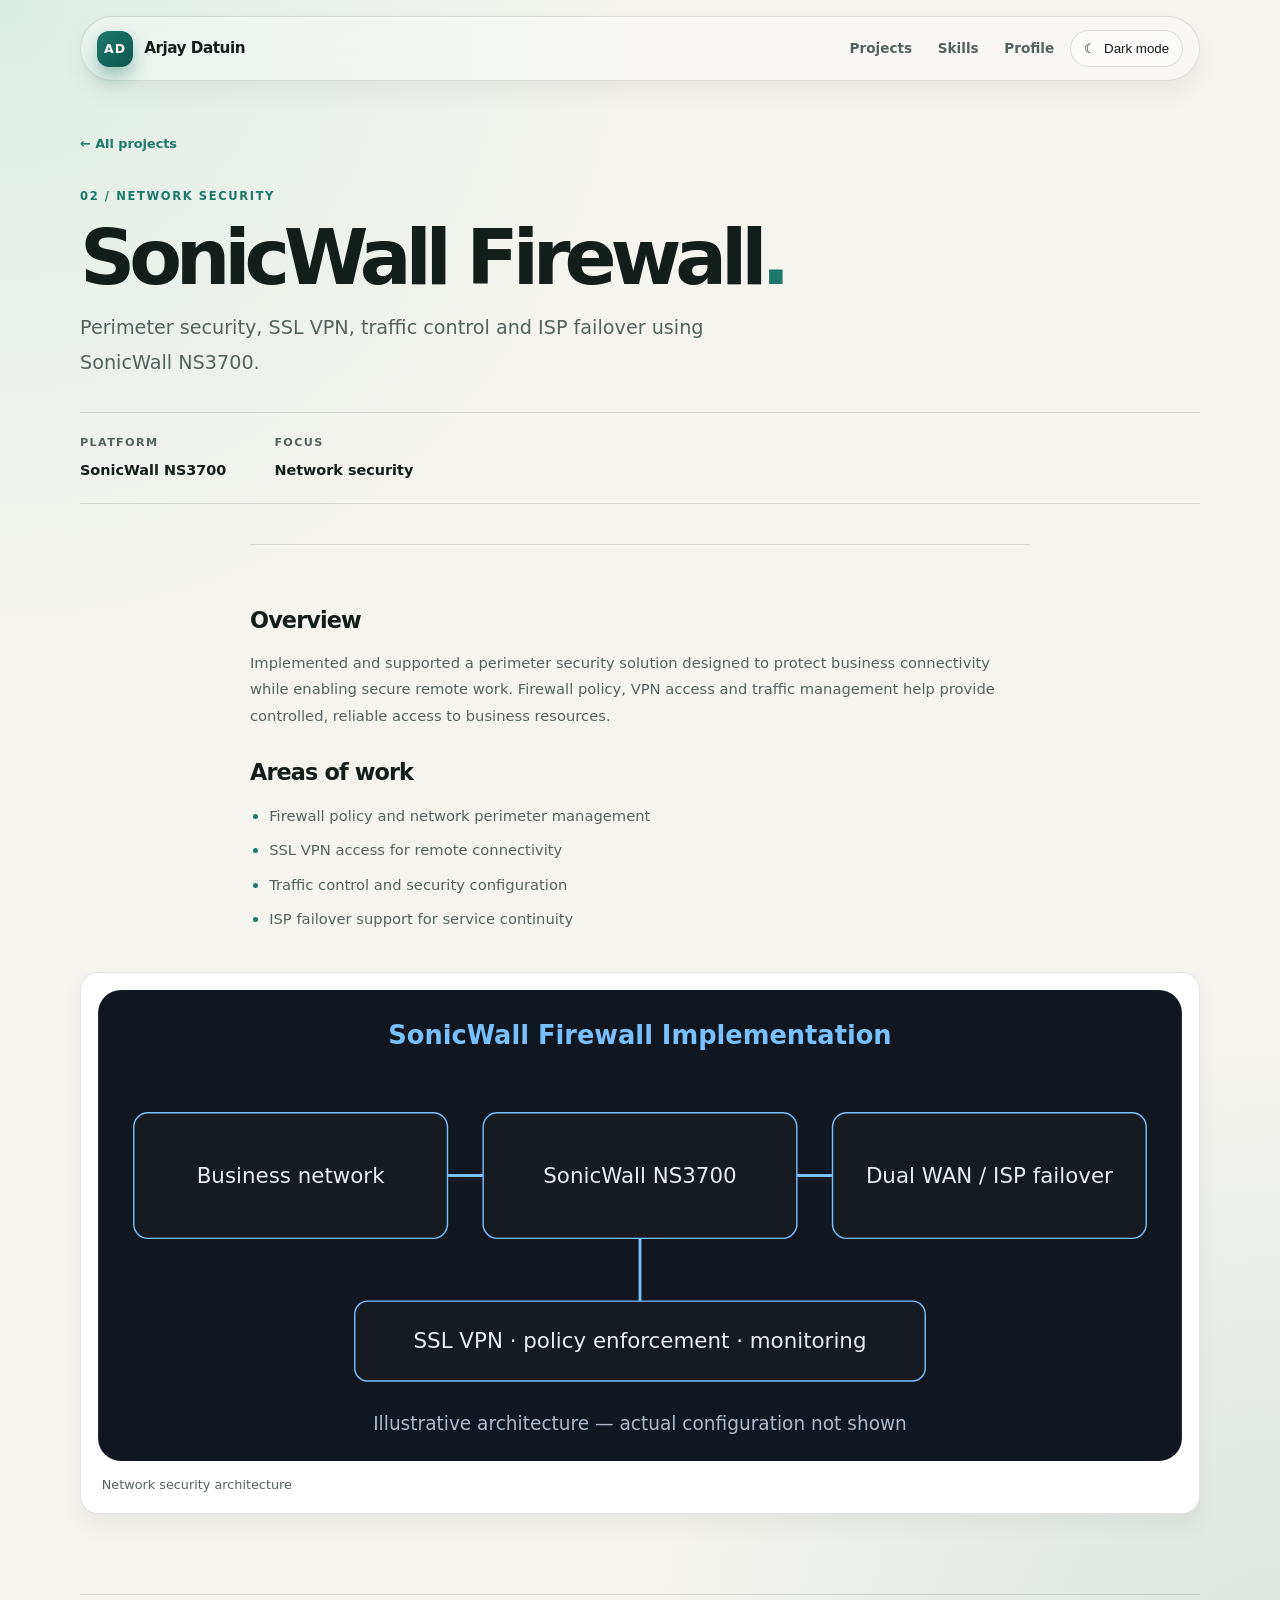
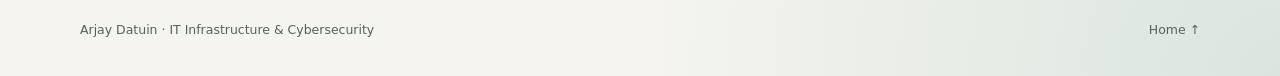
<file: projects/sonicwall.html>
<!doctype html>
<html lang="en">
<head>
  <meta charset="utf-8">
  <meta name="viewport" content="width=device-width, initial-scale=1">
  <meta name="description" content="Project case study: SonicWall firewall implementation by Arjay Datuin.">
  <meta name="theme-color" content="#f7f6f2">
  <title>SonicWall Firewall | Arjay Datuin</title>
  <link rel="stylesheet" href="../style.css">
  <script src="../theme.js" defer></script>
</head>
<body>
  <a class="skip" href="#main">Skip to content</a>
  <header class="site-header">
    <a class="brand" href="../index.html"><span class="brand-mark">AD</span><span>Arjay Datuin</span></a>
    <button class="nav-toggle" type="button" aria-expanded="false" aria-controls="main-nav" aria-label="Toggle navigation"><span></span><span></span><span></span></button>
    <nav id="main-nav" aria-label="Main navigation">
      <a href="../index.html#projects">Projects</a>
      <a href="../skills.html">Skills</a>
      <a href="../resume.html">Profile</a>
    </nav>
    <button class="theme-toggle" type="button" aria-label="Switch to dark mode" title="Switch color theme"><span aria-hidden="true">☾</span><span class="theme-label">Dark mode</span></button>
  </header>
  <main id="main">
    <article class="case-study">
      <a class="back-link" href="../index.html#projects">← All projects</a>
      <p class="eyebrow">02 / Network security</p>
      <h1>SonicWall Firewall<span class="accent">.</span></h1>
      <p class="lead">Perimeter security, SSL VPN, traffic control and ISP failover using SonicWall NS3700.</p>
      <div class="case-meta"><span>Platform<strong>SonicWall NS3700</strong></span><span>Focus<strong>Network security</strong></span></div>
      <section class="prose-section"><h2>Overview</h2><p>Implemented and supported a perimeter security solution designed to protect business connectivity while enabling secure remote work. Firewall policy, VPN access and traffic management help provide controlled, reliable access to business resources.</p><h2>Areas of work</h2><ul><li>Firewall policy and network perimeter management</li><li>SSL VPN access for remote connectivity</li><li>Traffic control and security configuration</li><li>ISP failover support for service continuity</li></ul></section>
      <figure class="architecture"><img src="sonicwall-architecture.svg" alt="Architecture diagram for the SonicWall firewall project"><figcaption>Network security architecture</figcaption></figure>
    </article>
  </main>
  <footer><span>Arjay Datuin · IT Infrastructure &amp; Cybersecurity</span><a href="../index.html">Home ↑</a></footer>
</body>
</html>
</file>
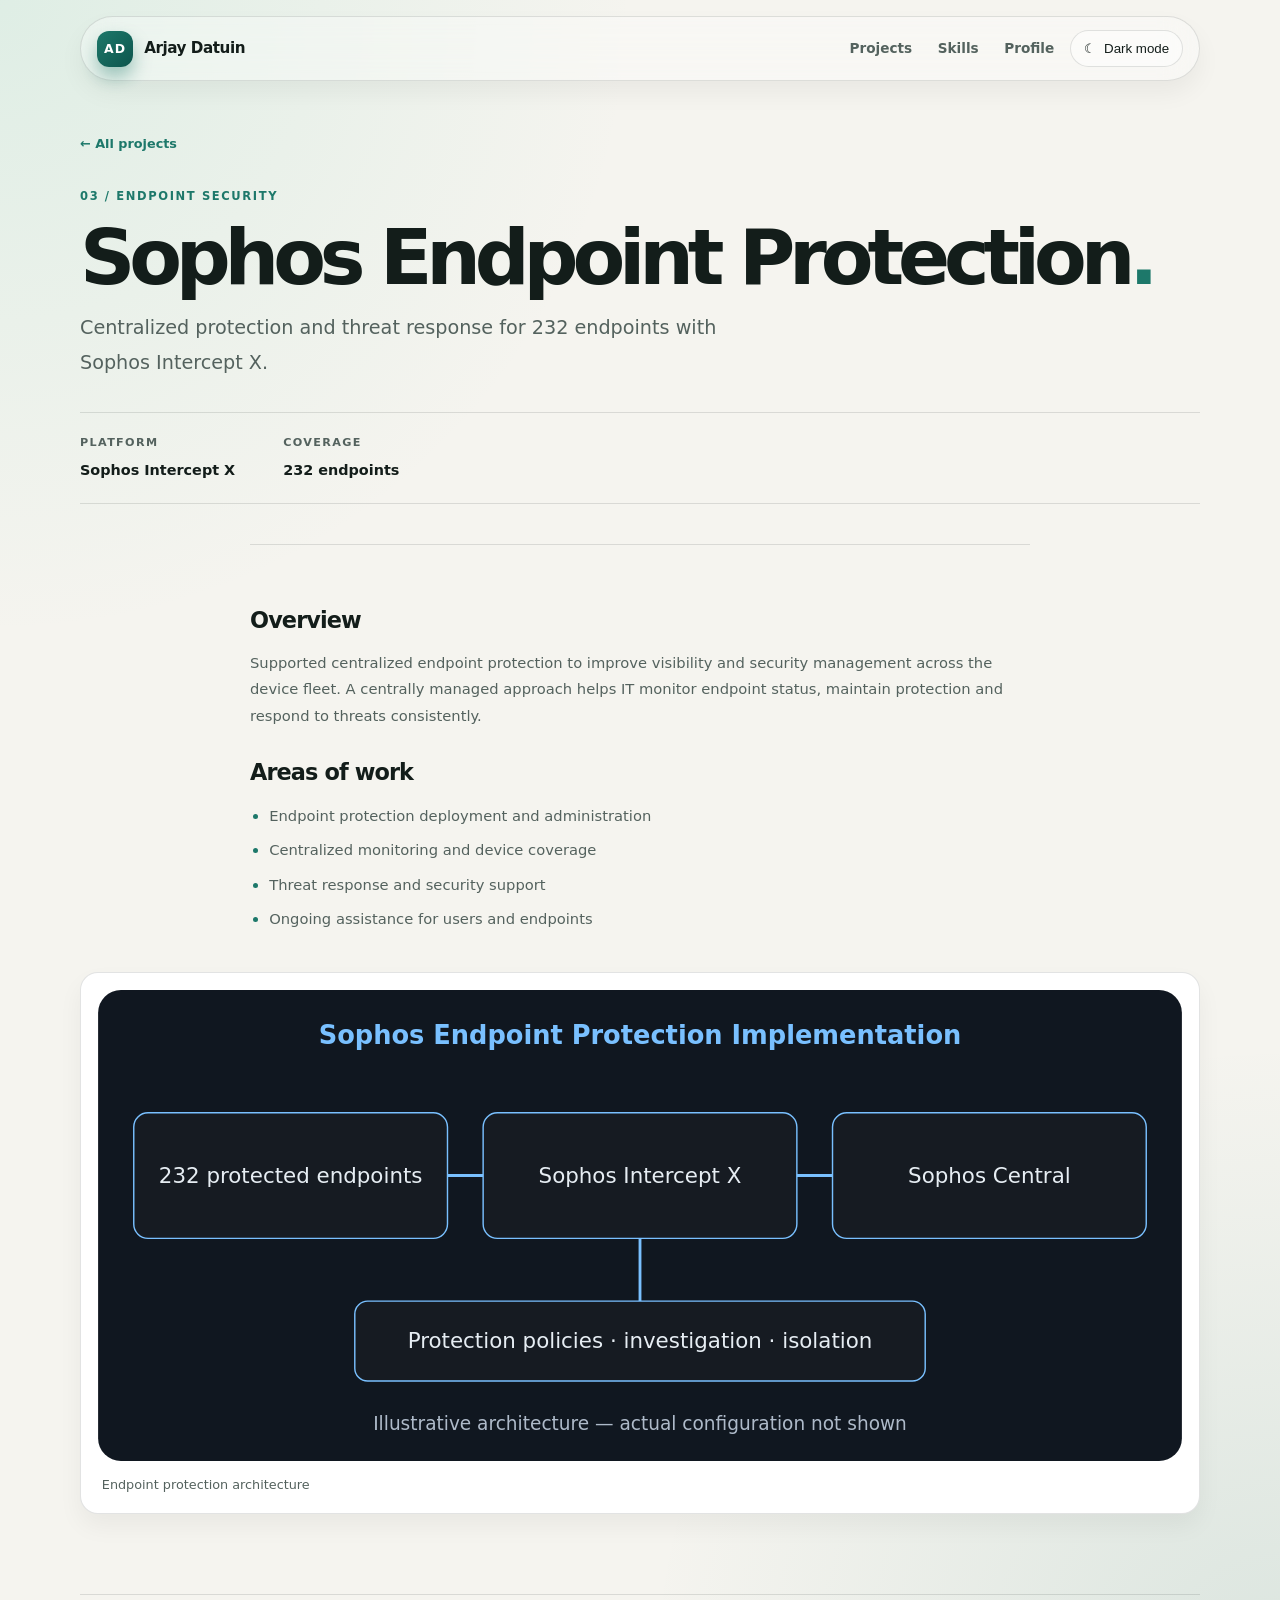
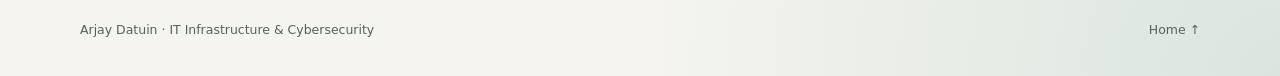
<file: projects/sophos.html>
<!doctype html>
<html lang="en">
<head>
  <meta charset="utf-8">
  <meta name="viewport" content="width=device-width, initial-scale=1">
  <meta name="description" content="Project case study: Sophos endpoint protection deployment by Arjay Datuin.">
  <meta name="theme-color" content="#f7f6f2">
  <title>Sophos Endpoint Protection | Arjay Datuin</title>
  <link rel="stylesheet" href="../style.css">
  <script src="../theme.js" defer></script>
</head>
<body>
  <a class="skip" href="#main">Skip to content</a>
  <header class="site-header">
    <a class="brand" href="../index.html"><span class="brand-mark">AD</span><span>Arjay Datuin</span></a>
    <button class="nav-toggle" type="button" aria-expanded="false" aria-controls="main-nav" aria-label="Toggle navigation"><span></span><span></span><span></span></button>
    <nav id="main-nav" aria-label="Main navigation">
      <a href="../index.html#projects">Projects</a>
      <a href="../skills.html">Skills</a>
      <a href="../resume.html">Profile</a>
    </nav>
    <button class="theme-toggle" type="button" aria-label="Switch to dark mode" title="Switch color theme"><span aria-hidden="true">☾</span><span class="theme-label">Dark mode</span></button>
  </header>
  <main id="main">
    <article class="case-study">
      <a class="back-link" href="../index.html#projects">← All projects</a>
      <p class="eyebrow">03 / Endpoint security</p>
      <h1>Sophos Endpoint Protection<span class="accent">.</span></h1>
      <p class="lead">Centralized protection and threat response for 232 endpoints with Sophos Intercept X.</p>
      <div class="case-meta"><span>Platform<strong>Sophos Intercept X</strong></span><span>Coverage<strong>232 endpoints</strong></span></div>
      <section class="prose-section"><h2>Overview</h2><p>Supported centralized endpoint protection to improve visibility and security management across the device fleet. A centrally managed approach helps IT monitor endpoint status, maintain protection and respond to threats consistently.</p><h2>Areas of work</h2><ul><li>Endpoint protection deployment and administration</li><li>Centralized monitoring and device coverage</li><li>Threat response and security support</li><li>Ongoing assistance for users and endpoints</li></ul></section>
      <figure class="architecture"><img src="sophos-architecture.svg" alt="Architecture diagram for the Sophos endpoint protection project"><figcaption>Endpoint protection architecture</figcaption></figure>
    </article>
  </main>
  <footer><span>Arjay Datuin · IT Infrastructure &amp; Cybersecurity</span><a href="../index.html">Home ↑</a></footer>
</body>
</html>
</file>
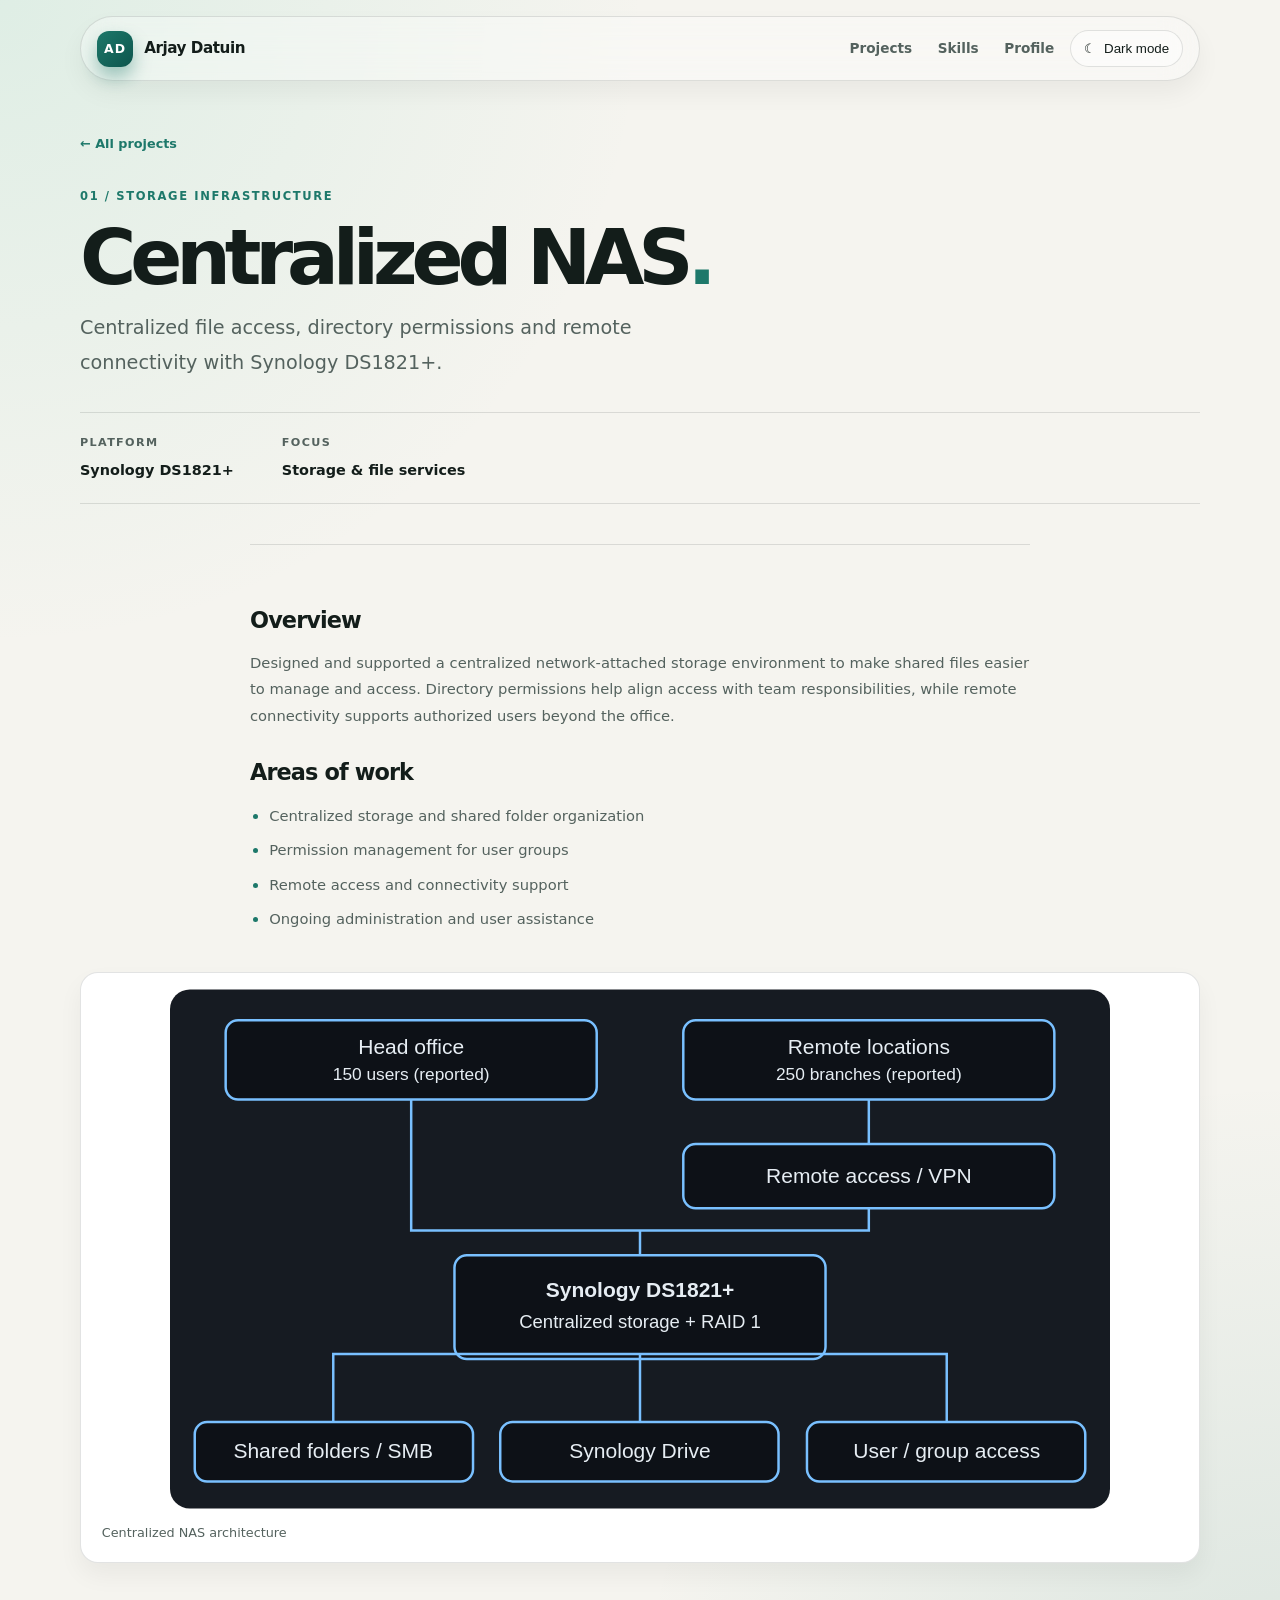
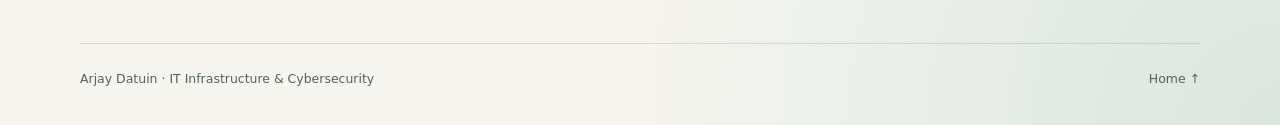
<file: projects/synology.html>
<!doctype html>
<html lang="en">
<head>
  <meta charset="utf-8">
  <meta name="viewport" content="width=device-width, initial-scale=1">
  <meta name="description" content="Project case study: Centralized NAS implementation by Arjay Datuin.">
  <meta name="theme-color" content="#f7f6f2">
  <title>Centralized NAS | Arjay Datuin</title>
  <link rel="stylesheet" href="../style.css">
  <script src="../theme.js" defer></script>
</head>
<body>
  <a class="skip" href="#main">Skip to content</a>
  <header class="site-header">
    <a class="brand" href="../index.html"><span class="brand-mark">AD</span><span>Arjay Datuin</span></a>
    <button class="nav-toggle" type="button" aria-expanded="false" aria-controls="main-nav" aria-label="Toggle navigation"><span></span><span></span><span></span></button>
    <nav id="main-nav" aria-label="Main navigation">
      <a href="../index.html#projects">Projects</a>
      <a href="../skills.html">Skills</a>
      <a href="../resume.html">Profile</a>
    </nav>
    <button class="theme-toggle" type="button" aria-label="Switch to dark mode" title="Switch color theme"><span aria-hidden="true">☾</span><span class="theme-label">Dark mode</span></button>
  </header>
  <main id="main">
    <article class="case-study">
      <a class="back-link" href="../index.html#projects">← All projects</a>
      <p class="eyebrow">01 / Storage infrastructure</p>
      <h1>Centralized NAS<span class="accent">.</span></h1>
      <p class="lead">Centralized file access, directory permissions and remote connectivity with Synology DS1821+.</p>
      <div class="case-meta"><span>Platform<strong>Synology DS1821+</strong></span><span>Focus<strong>Storage &amp; file services</strong></span></div>
      <section class="prose-section"><h2>Overview</h2><p>Designed and supported a centralized network-attached storage environment to make shared files easier to manage and access. Directory permissions help align access with team responsibilities, while remote connectivity supports authorized users beyond the office.</p><h2>Areas of work</h2><ul><li>Centralized storage and shared folder organization</li><li>Permission management for user groups</li><li>Remote access and connectivity support</li><li>Ongoing administration and user assistance</li></ul></section>
      <figure class="architecture"><img src="synology.svg" alt="Architecture diagram for the centralized NAS project"><figcaption>Centralized NAS architecture</figcaption></figure>
    </article>
  </main>
  <footer><span>Arjay Datuin · IT Infrastructure &amp; Cybersecurity</span><a href="../index.html">Home ↑</a></footer>
</body>
</html>
</file>
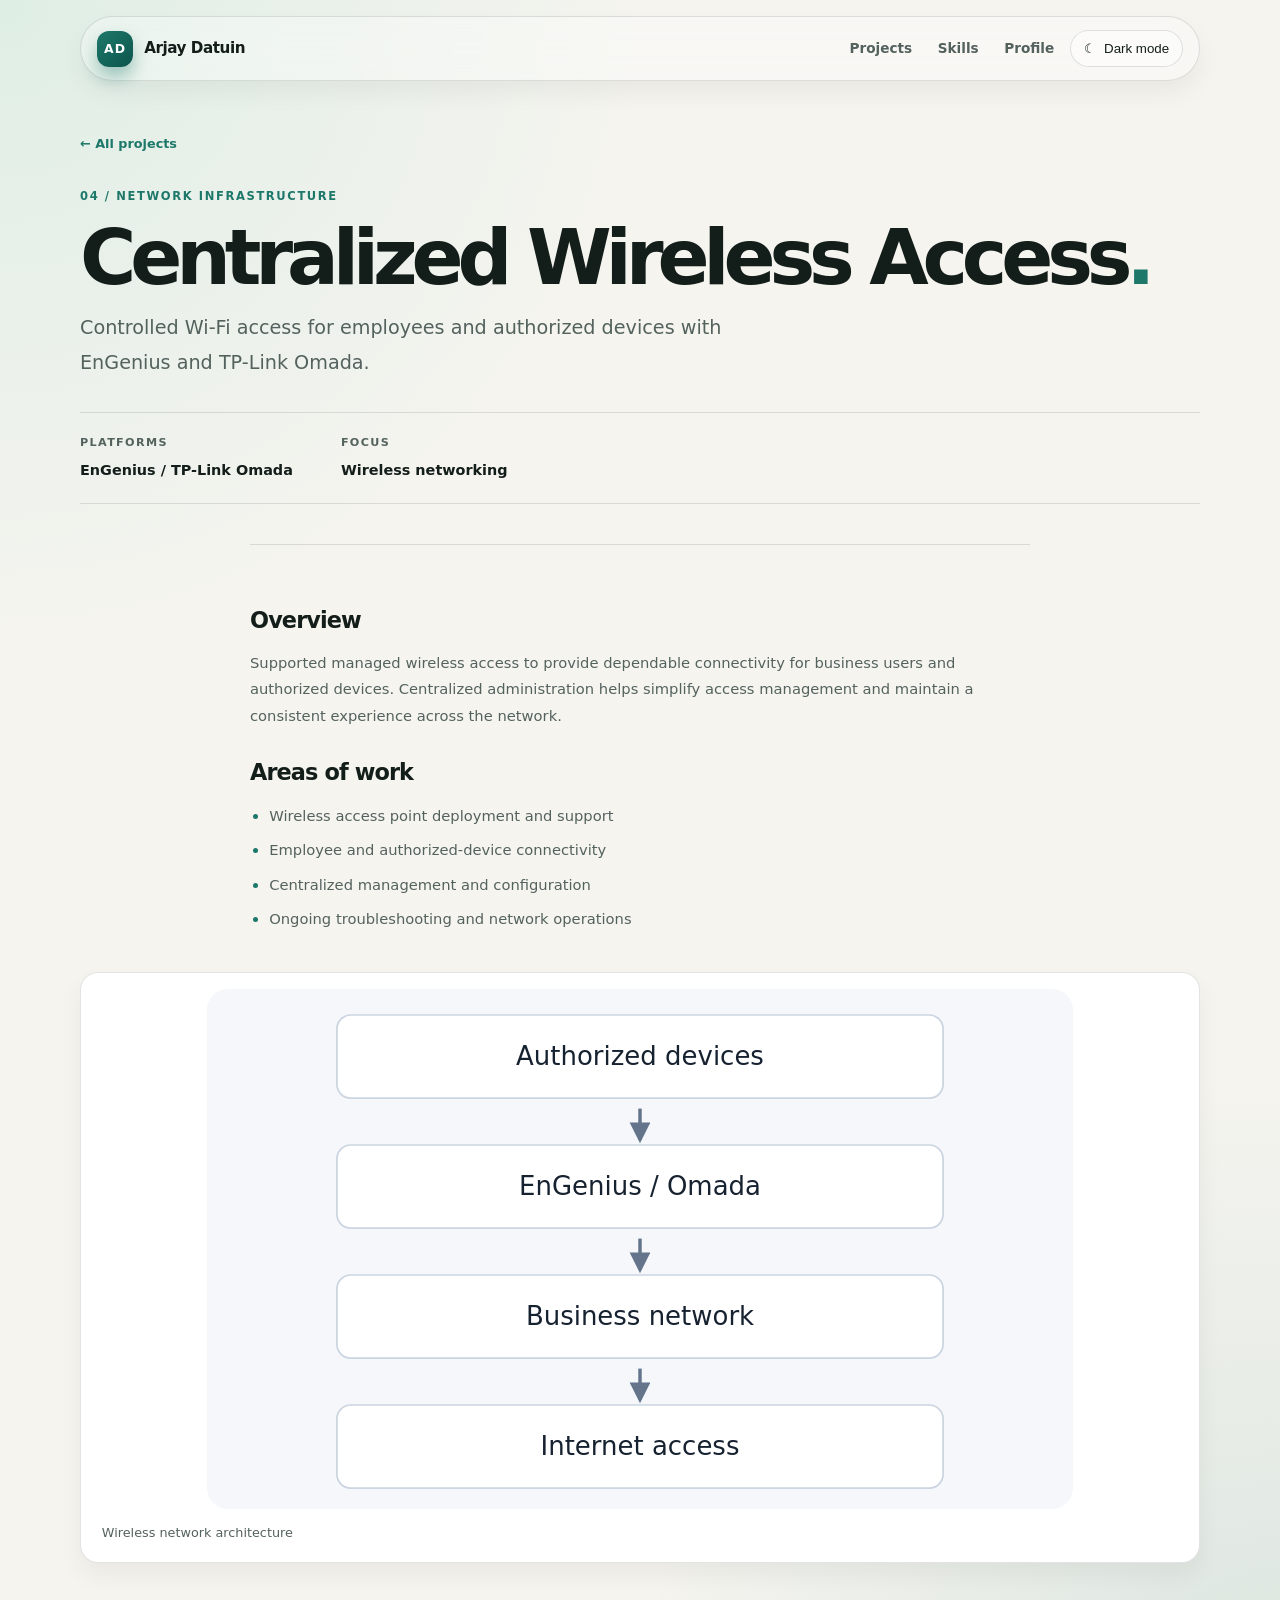
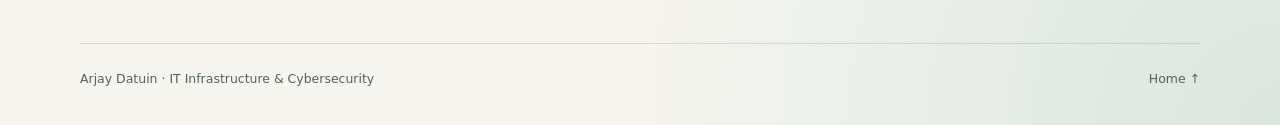
<file: projects/wireless.html>
<!doctype html>
<html lang="en">
<head>
  <meta charset="utf-8">
  <meta name="viewport" content="width=device-width, initial-scale=1">
  <meta name="description" content="Project case study: centralized wireless access by Arjay Datuin.">
  <meta name="theme-color" content="#f7f6f2">
  <title>Centralized Wireless Access | Arjay Datuin</title>
  <link rel="stylesheet" href="../style.css">
  <script src="../theme.js" defer></script>
</head>
<body>
  <a class="skip" href="#main">Skip to content</a>
  <header class="site-header">
    <a class="brand" href="../index.html"><span class="brand-mark">AD</span><span>Arjay Datuin</span></a>
    <button class="nav-toggle" type="button" aria-expanded="false" aria-controls="main-nav" aria-label="Toggle navigation"><span></span><span></span><span></span></button>
    <nav id="main-nav" aria-label="Main navigation">
      <a href="../index.html#projects">Projects</a>
      <a href="../skills.html">Skills</a>
      <a href="../resume.html">Profile</a>
    </nav>
    <button class="theme-toggle" type="button" aria-label="Switch to dark mode" title="Switch color theme"><span aria-hidden="true">☾</span><span class="theme-label">Dark mode</span></button>
  </header>
  <main id="main">
    <article class="case-study">
      <a class="back-link" href="../index.html#projects">← All projects</a>
      <p class="eyebrow">04 / Network infrastructure</p>
      <h1>Centralized Wireless Access<span class="accent">.</span></h1>
      <p class="lead">Controlled Wi-Fi access for employees and authorized devices with EnGenius and TP-Link Omada.</p>
      <div class="case-meta"><span>Platforms<strong>EnGenius / TP-Link Omada</strong></span><span>Focus<strong>Wireless networking</strong></span></div>
      <section class="prose-section"><h2>Overview</h2><p>Supported managed wireless access to provide dependable connectivity for business users and authorized devices. Centralized administration helps simplify access management and maintain a consistent experience across the network.</p><h2>Areas of work</h2><ul><li>Wireless access point deployment and support</li><li>Employee and authorized-device connectivity</li><li>Centralized management and configuration</li><li>Ongoing troubleshooting and network operations</li></ul></section>
      <figure class="architecture"><img src="wireless-architecture.svg" alt="Architecture diagram for the centralized wireless access project"><figcaption>Wireless network architecture</figcaption></figure>
    </article>
  </main>
  <footer><span>Arjay Datuin · IT Infrastructure &amp; Cybersecurity</span><a href="../index.html">Home ↑</a></footer>
</body>
</html>
</file>
<file: style.css>
/* Arjay Datuin portfolio — premium responsive polish with persistent light/dark mode */
:root {
  color-scheme: light;
  --bg: #f5f4ef;
  --bg-strong: #ece8df;
  --surface: rgba(255,255,255,0.72);
  --surface-strong: #ffffff;
  --surface-alt: rgba(234,239,236,0.8);
  --ink: #131d1a;
  --muted: #54625e;
  --line: rgba(19,29,26,0.12);
  --accent: #1d786a;
  --accent-strong: #0d554d;
  --accent-soft: rgba(29,120,106,0.12);
  --shadow: 0 20px 40px rgba(10,22,19,0.08);
  --shadow-soft: 0 12px 24px rgba(10,22,19,0.05);
  --width: 1120px;
  --radius: 18px;
}

:root[data-theme="dark"] {
  color-scheme: dark;
  --bg: #0d1414;
  --bg-strong: #111b1a;
  --surface: rgba(18,28,27,0.72);
  --surface-strong: #13211f;
  --surface-alt: rgba(20,31,30,0.8);
  --ink: #edf5f1;
  --muted: #a4b5af;
  --line: rgba(237,245,241,0.12);
  --accent: #79d2b7;
  --accent-strong: #a6ecdb;
  --accent-soft: rgba(121,210,183,0.12);
  --shadow: 0 22px 44px rgba(0,0,0,0.3);
  --shadow-soft: 0 12px 26px rgba(0,0,0,0.18);
}

* { box-sizing: border-box; }
html { scroll-behavior: smooth; scroll-padding-top: 100px; }
body {
  margin: 0;
  min-height: 100vh;
  background:
    radial-gradient(circle at top left, rgba(121,210,183,0.18), transparent 30%),
    radial-gradient(circle at bottom right, rgba(29,120,106,0.12), transparent 30%),
    var(--bg);
  color: var(--ink);
  font: 16px/1.7 Inter, ui-sans-serif, system-ui, -apple-system, BlinkMacSystemFont, "Segoe UI", sans-serif;
  transition: background-color 0.2s ease, color 0.2s ease;
}

a { color: inherit; text-decoration: none; }
a:focus-visible, button:focus-visible { outline: 3px solid var(--accent); outline-offset: 4px; }
::selection { background: var(--accent); color: var(--surface-strong); }

.skip {
  position: absolute;
  left: 1rem;
  top: -80px;
  z-index: 30;
  padding: 0.8rem 1rem;
  background: var(--ink);
  color: var(--bg);
  border-radius: 0 0 10px 10px;
}
.skip:focus { top: 0; }

.site-header {
  position: sticky;
  top: 0;
  z-index: 20;
  display: flex;
  align-items: center;
  gap: 1rem;
  width: min(var(--width), 90vw);
  margin: 1rem auto 0;
  padding: 0.8rem 1rem;
  background: rgba(255,255,255,0.32);
  border: 1px solid var(--line);
  border-radius: 999px;
  box-shadow: var(--shadow-soft);
  backdrop-filter: blur(18px);
  -webkit-backdrop-filter: blur(18px);
}
:root[data-theme="dark"] .site-header { background: rgba(13,20,20,0.38); }

.brand {
  display: inline-flex;
  align-items: center;
  gap: 0.7rem;
  margin-right: auto;
  font-size: 0.95rem;
  font-weight: 700;
  letter-spacing: -0.03em;
}
.brand-mark {
  display: grid;
  place-items: center;
  width: 36px;
  height: 36px;
  border-radius: 12px;
  background: linear-gradient(135deg, var(--accent), var(--accent-strong));
  color: #fff;
  font-size: 0.78rem;
  letter-spacing: 0.08em;
  box-shadow: 0 10px 18px rgba(29,120,106,0.4);
}

nav {
  display: flex;
  align-items: center;
  gap: clamp(0.8rem, 2vw, 1.8rem);
}
nav a {
  color: var(--muted);
  font-size: 0.85rem;
  font-weight: 600;
  transition: color 0.18s ease;
}
nav a:hover, nav a[aria-current="page"], .text-link:hover, .back-link:hover, footer a:hover { color: var(--accent); }

.theme-toggle {
  display: inline-flex;
  align-items: center;
  gap: 0.5rem;
  padding: 0.64rem 0.8rem;
  border: 1px solid var(--line);
  border-radius: 999px;
  background: rgba(255,255,255,0.45);
  color: var(--ink);
  font: 600 0.78rem/1 inherit;
  cursor: pointer;
  transition: transform 0.18s ease, border-color 0.18s ease, background 0.18s ease;
}
.theme-toggle:hover {
  transform: translateY(-1px);
  border-color: rgba(29,120,106,0.5);
  background: var(--accent-soft);
}

.nav-toggle {
  display: none;
  width: 44px;
  height: 44px;
  padding: 0;
  border: 1px solid var(--line);
  border-radius: 12px;
  background: transparent;
  cursor: pointer;
}
.nav-toggle span {
  display: block;
  width: 18px;
  height: 2px;
  margin: 4px auto;
  background: var(--ink);
  border-radius: 999px;
}

.hero, .section, .focus-panel, .page-intro, .skill-grid, .contact-band, .case-study, footer {
  width: min(var(--width), 90vw);
  margin-inline: auto;
}

.hero {
  display: grid;
  grid-template-columns: minmax(0, 1.45fr) minmax(220px, 0.55fr);
  gap: clamp(2rem, 4vw, 4rem);
  align-items: center;
  padding: clamp(4.5rem, 10vw, 8rem) 0 clamp(3rem, 7vw, 5.5rem);
}

.hero-copy {
  position: relative;
  padding: 1.2rem 0;
}
.hero-copy::before {
  content: "";
  position: absolute;
  inset: -1.5rem auto auto -1.2rem;
  width: 130px;
  height: 130px;
  border-radius: 50%;
  background: radial-gradient(circle, rgba(121,210,183,0.24), transparent 65%);
  z-index: -1;
}

.eyebrow {
  margin: 0 0 1rem;
  color: var(--accent);
  font-size: 0.72rem;
  font-weight: 800;
  letter-spacing: 0.14em;
  text-transform: uppercase;
}
.status-dot {
  display: inline-block;
  width: 8px;
  height: 8px;
  margin-right: 0.55rem;
  border-radius: 50%;
  background: #3bbd8c;
  box-shadow: 0 0 0 5px rgba(59,189,140,0.18);
}

h1, h2, h3, p { margin-top: 0; }
h1 {
  margin-bottom: 0.75rem;
  font-size: clamp(3.1rem, 7vw, 6.2rem);
  line-height: 0.95;
  letter-spacing: -0.08em;
  font-weight: 800;
}
.accent { color: var(--accent); }
.hero h2 {
  margin-bottom: 1.15rem;
  color: var(--muted);
  font-size: clamp(1.1rem, 2vw, 1.5rem);
  letter-spacing: -0.04em;
  font-weight: 600;
}
.lead {
  max-width: 660px;
  color: var(--muted);
  font-size: clamp(1.05rem, 1.5vw, 1.2rem);
  line-height: 1.8;
}

.actions {
  display: flex;
  flex-wrap: wrap;
  gap: 0.85rem;
  margin-top: 1.8rem;
}
.button {
  display: inline-flex;
  align-items: center;
  justify-content: center;
  gap: 0.6rem;
  min-height: 48px;
  padding: 0.8rem 1.1rem;
  border-radius: 12px;
  background: linear-gradient(135deg, var(--accent), var(--accent-strong));
  color: #fff;
  font-size: 0.86rem;
  font-weight: 700;
  box-shadow: 0 18px 26px rgba(29,120,106,0.2);
  transition: transform 0.18s ease, box-shadow 0.18s ease;
}
.button:hover {
  transform: translateY(-2px);
  box-shadow: 0 22px 30px rgba(29,120,106,0.25);
}
.button-secondary {
  background: var(--surface-strong);
  color: var(--ink);
  border: 1px solid var(--line);
  box-shadow: var(--shadow-soft);
}

.hero-aside {
  padding: 1.5rem 1rem 1.5rem 1.6rem;
  border-left: 1px solid var(--line);
}
.aside-number, .index {
  color: var(--accent);
  font-size: 0.78rem;
  font-weight: 700;
  letter-spacing: 0.08em;
}
.hero-aside > p:first-of-type {
  margin: 1.2rem 0;
  font-size: 1.08rem;
  color: var(--ink);
  line-height: 1.6;
  font-weight: 600;
}
.aside-rule {
  display: block;
  width: 52px;
  height: 3px;
  background: linear-gradient(90deg, var(--accent), transparent);
  border-radius: 999px;
}
.aside-meta {
  margin-top: 1.2rem;
  color: var(--muted);
  font-size: 0.8rem;
  line-height: 1.8;
}

.section { padding: 1rem 0 6rem; }
.section-heading {
  display: flex;
  align-items: end;
  justify-content: space-between;
  gap: 1rem;
  margin-bottom: 1.6rem;
}
.section-heading h2, .focus-panel h2, .contact-band h2 {
  margin: 0;
  font-size: clamp(1.8rem, 3vw, 2.8rem);
  letter-spacing: -0.06em;
  line-height: 1.12;
}
.section-count {
  color: var(--muted);
  font-size: 0.72rem;
  font-weight: 700;
  letter-spacing: 0.12em;
  text-transform: uppercase;
}

.project-grid {
  display: grid;
  grid-template-columns: repeat(2, minmax(0, 1fr));
  gap: 1rem;
}
.project-card {
  display: flex;
  flex-direction: column;
  min-height: 230px;
  padding: 1.35rem 1.35rem 1.15rem;
  border: 1px solid var(--line);
  border-radius: var(--radius);
  background: linear-gradient(180deg, var(--surface), rgba(255,255,255,0.18));
  box-shadow: var(--shadow-soft);
  transition: transform 0.22s ease, border-color 0.22s ease, box-shadow 0.22s ease;
}
.project-card:hover {
  transform: translateY(-4px);
  border-color: rgba(29,120,106,0.45);
  box-shadow: var(--shadow);
}
.card-top {
  display: flex;
  align-items: center;
  gap: 0.6rem;
}
.category {
  color: var(--muted);
  font-size: 0.73rem;
  font-weight: 600;
}
.arrow {
  margin-left: auto;
  color: var(--accent);
  font-size: 1.1rem;
}
.project-card h3 {
  margin: 1.2rem 0 0.5rem;
  font-size: 1.25rem;
  letter-spacing: -0.04em;
}
.project-card p {
  margin-bottom: 1.2rem;
  color: var(--muted);
  font-size: 0.9rem;
  line-height: 1.7;
}
.tech {
  margin-top: auto;
  color: var(--accent);
  font-size: 0.75rem;
  font-weight: 800;
  letter-spacing: 0.08em;
  text-transform: uppercase;
}

.focus-panel {
  display: grid;
  grid-template-columns: 1.2fr 0.8fr;
  gap: 2rem;
  padding: clamp(1.5rem, 3vw, 2.5rem);
  margin-bottom: 6rem;
  border: 1px solid var(--line);
  border-radius: var(--radius);
  background: linear-gradient(135deg, var(--surface-alt), var(--surface));
  box-shadow: var(--shadow-soft);
}
.focus-panel p {
  color: var(--muted);
  line-height: 1.8;
}
.text-link, .back-link {
  display: inline-flex;
  align-items: center;
  gap: 0.45rem;
  color: var(--accent);
  font-size: 0.88rem;
  font-weight: 700;
}

.page-intro {
  padding: clamp(4rem, 9vw, 6.5rem) 0 2.6rem;
}
.page-intro h1 { font-size: clamp(2.9rem, 6.5vw, 5.5rem); }

.skill-grid {
  display: grid;
  grid-template-columns: repeat(2, minmax(0, 1fr));
  gap: 1rem;
  padding-bottom: 4rem;
}
.skill-card, .capability {
  padding: 1.5rem;
  border: 1px solid var(--line);
  border-radius: var(--radius);
  background: linear-gradient(180deg, var(--surface), rgba(255,255,255,0.12));
  box-shadow: var(--shadow-soft);
}
.skill-card h2, .capability h2 { margin: 1rem 0 0.45rem; font-size: 1.24rem; letter-spacing: -0.04em; }
.skill-card p, .capability p, .skill-card li, .prose-section p, .prose-section li {
  color: var(--muted);
  font-size: 0.92rem;
  line-height: 1.8;
}
.skill-card ul, .prose-section ul {
  display: grid;
  gap: 0.5rem;
  padding-left: 1.2rem;
  margin: 0;
}
.skill-card li::marker, .prose-section li::marker { color: var(--accent); }

.contact-band {
  display: flex;
  align-items: center;
  justify-content: space-between;
  gap: 2rem;
  margin-bottom: 4rem;
  padding: 1.8rem 0;
  border-top: 1px solid var(--line);
  border-bottom: 1px solid var(--line);
}
.contact-links {
  display: grid;
  gap: 0.6rem;
}

.prose-section {
  max-width: 780px;
  margin: 2.5rem auto 0;
  padding-top: 2rem;
  border-top: 1px solid var(--line);
}
.prose-section h2 { margin: 1.5rem 0 0.7rem; font-size: 1.4rem; letter-spacing: -0.04em; }

.capability-grid {
  display: grid;
  grid-template-columns: repeat(3, minmax(0, 1fr));
  gap: 1rem;
  width: min(var(--width), 90vw);
  margin: 2rem auto 4rem;
}

.case-study {
  padding: 3rem 0 5rem;
}
.back-link {
  display: inline-block;
  margin-bottom: 2rem;
  font-size: 0.8rem;
}
.case-study h1 {
  margin-bottom: 1rem;
  font-size: clamp(2.8rem, 6vw, 5.2rem);
}
.case-meta {
  display: flex;
  flex-wrap: wrap;
  gap: 2rem 3rem;
  margin: 2rem 0;
  padding: 1.25rem 0;
  border-top: 1px solid var(--line);
  border-bottom: 1px solid var(--line);
}
.case-meta span {
  display: grid;
  gap: 0.35rem;
  color: var(--muted);
  font-size: 0.7rem;
  font-weight: 700;
  letter-spacing: 0.12em;
  text-transform: uppercase;
}
.case-meta strong {
  color: var(--ink);
  font-size: 0.9rem;
  letter-spacing: 0;
  text-transform: none;
}
.architecture {
  margin: 2.5rem 0 0;
  padding: 1rem;
  border: 1px solid var(--line);
  border-radius: var(--radius);
  background: var(--surface-strong);
  box-shadow: var(--shadow-soft);
}
.architecture img {
  display: block;
  width: 100%;
  max-height: 520px;
  object-fit: contain;
  border-radius: 12px;
}
.architecture figcaption {
  padding: 0.8rem 0.3rem 0.1rem;
  color: var(--muted);
  font-size: 0.8rem;
}

footer {
  display: flex;
  align-items: center;
  justify-content: space-between;
  gap: 1rem;
  padding: 1.5rem 0 2.25rem;
  border-top: 1px solid var(--line);
  color: var(--muted);
  font-size: 0.78rem;
}

@media (max-width: 820px) {
  .site-header {
    flex-wrap: wrap;
    gap: 0.75rem;
    padding: 0.8rem 1rem;
    border-radius: 20px;
  }
  .nav-toggle { display: inline-block; }
  nav {
    display: none;
    width: 100%;
    flex-direction: column;
    align-items: flex-start;
    gap: 0.7rem;
    padding-top: 0.25rem;
  }
  nav.is-open { display: flex; }
  .site-header nav a { font-size: 0.8rem; }
  .theme-toggle { margin-left: auto; }
  .hero { grid-template-columns: 1fr; }
  .project-grid, .skill-grid, .capability-grid, .focus-panel { grid-template-columns: 1fr; }
  .section-heading, .contact-band { flex-direction: column; align-items: flex-start; }
  footer { flex-direction: column; align-items: flex-start; }
}

@media (prefers-reduced-motion: reduce) {
  *, *::before, *::after { animation: none !important; transition: none !important; scroll-behavior: auto !important; }
}
</file>
